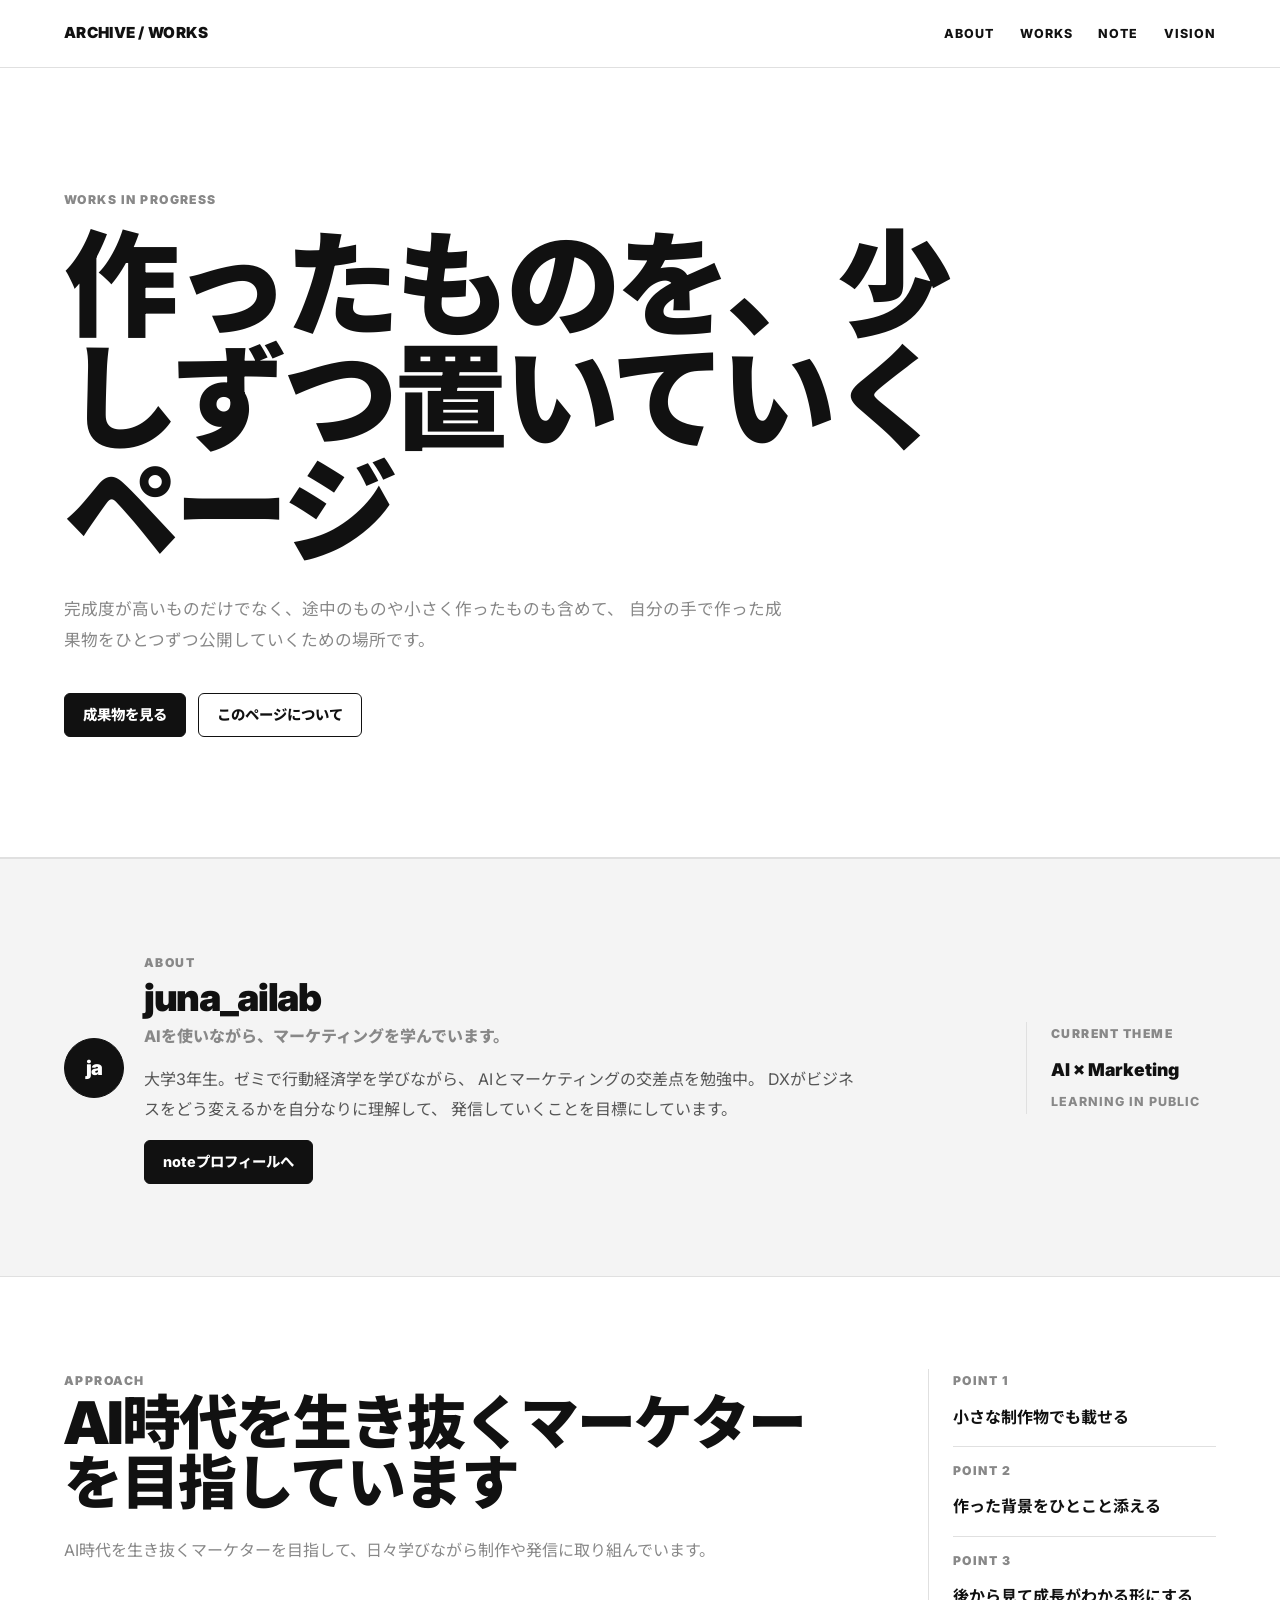
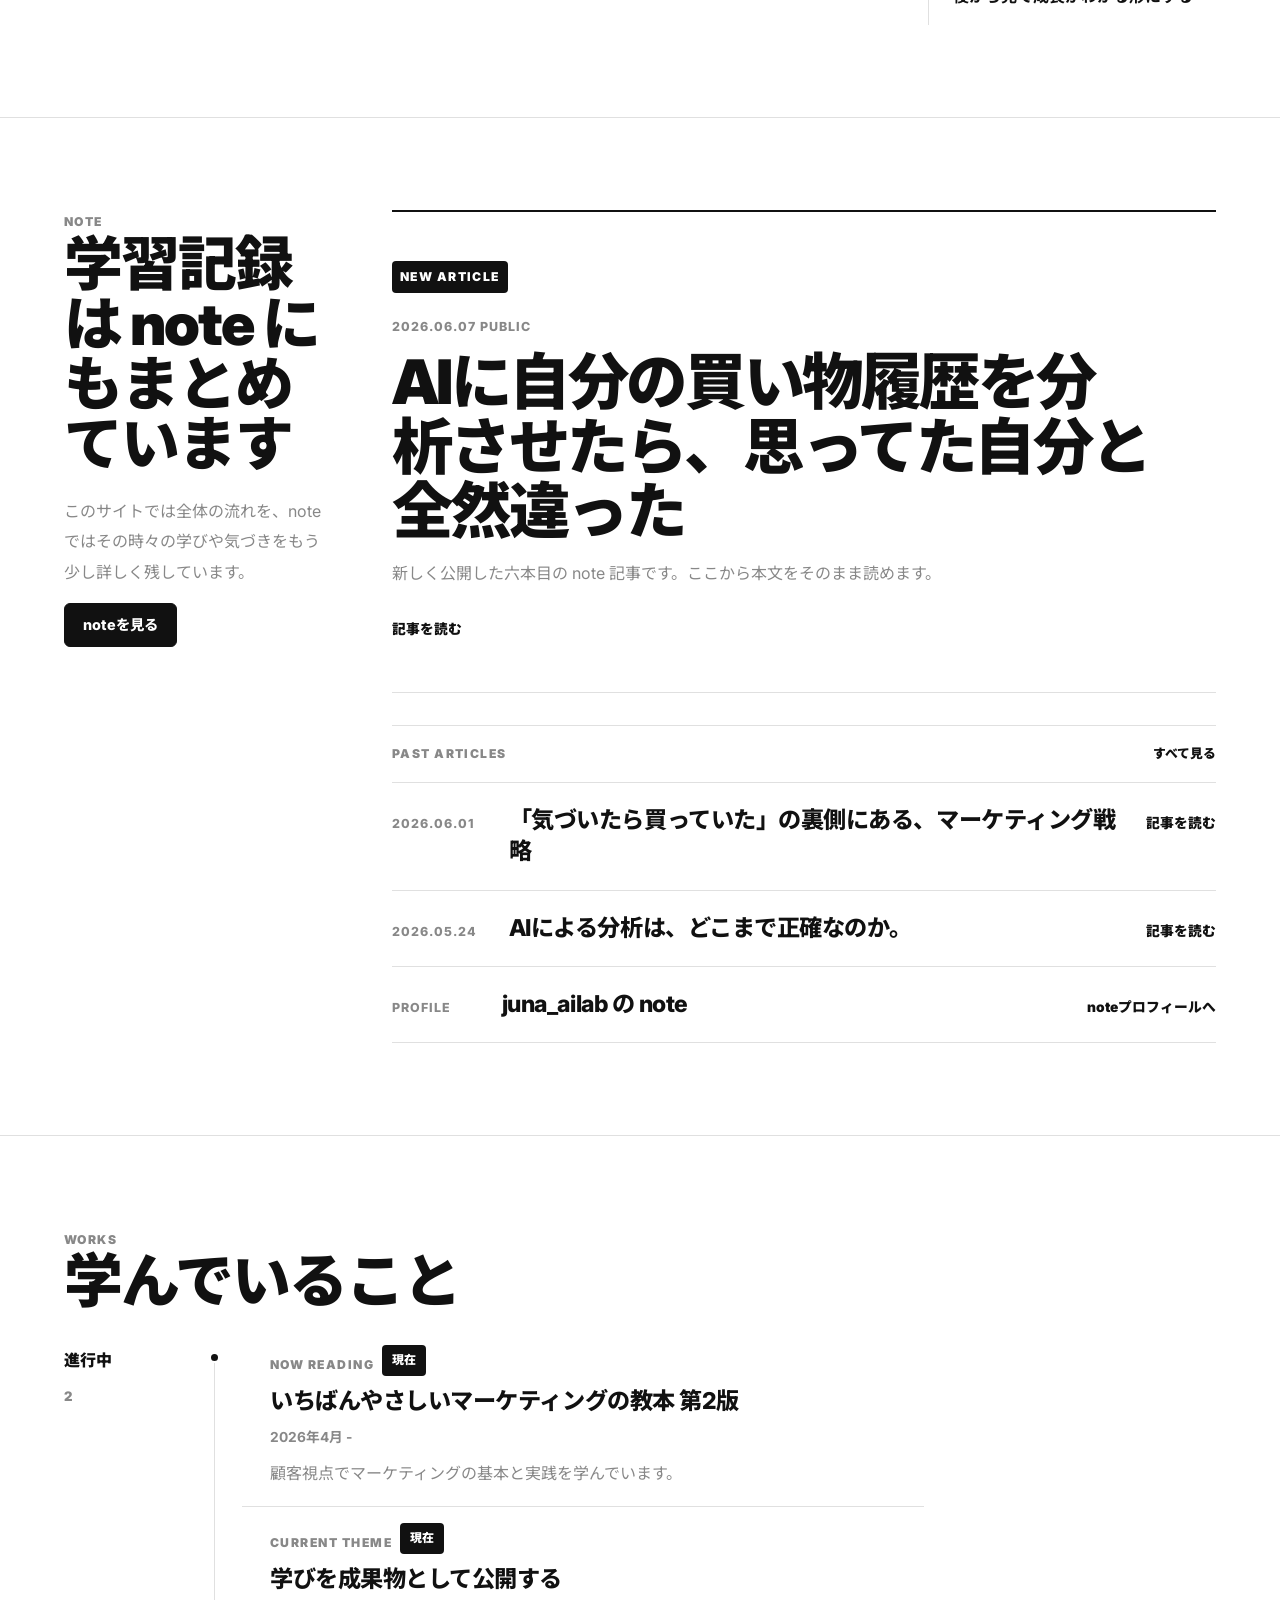
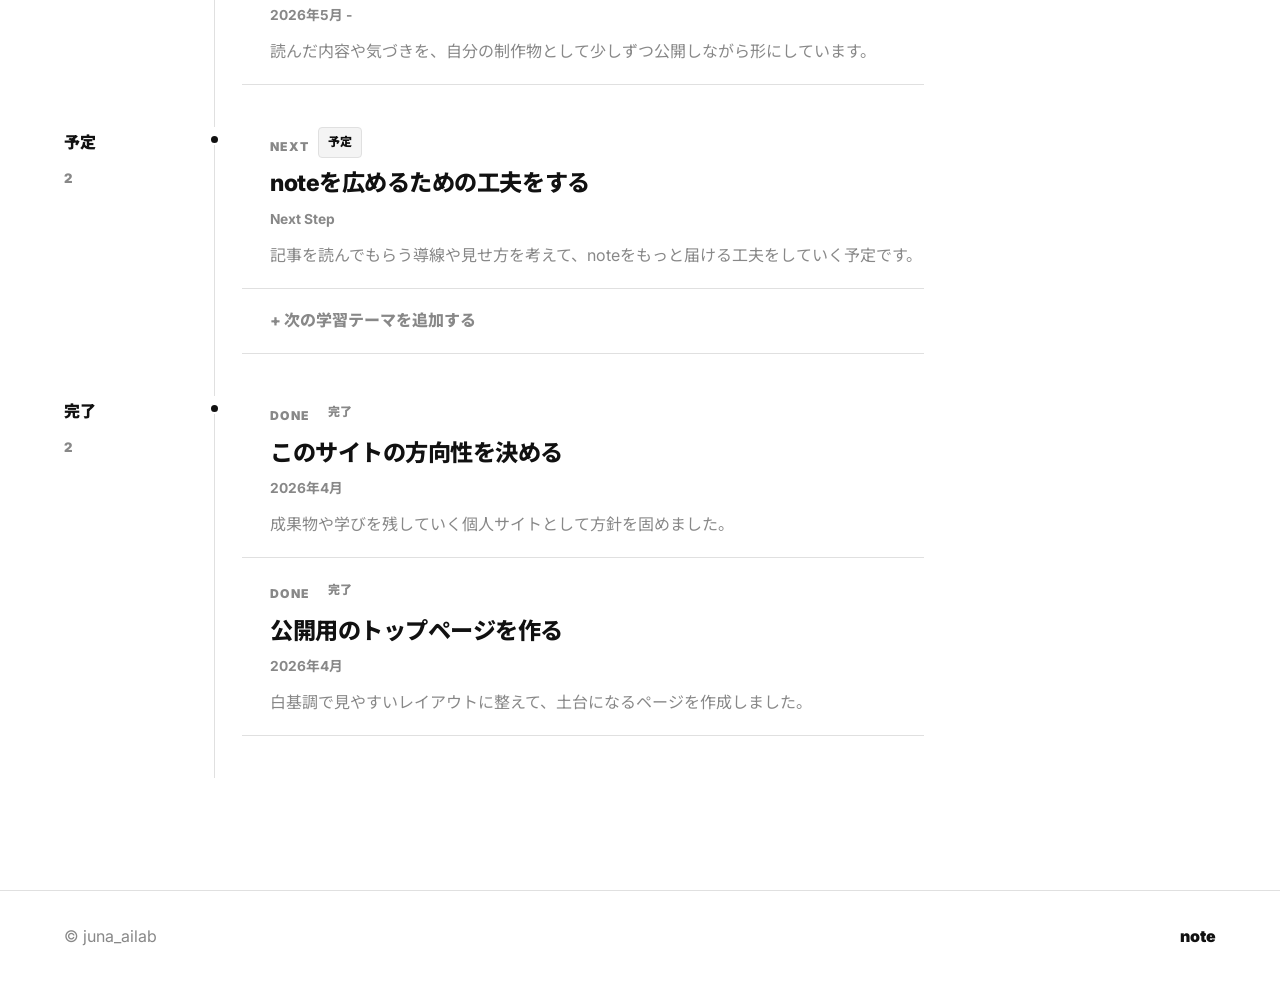
<file: index.html>
<!DOCTYPE html>
<html lang="ja">
  <head>
    <meta charset="UTF-8" />
    <meta name="viewport" content="width=device-width, initial-scale=1.0" />
    <title>成果物を置いていくページ</title>
    <link rel="preconnect" href="https://fonts.googleapis.com" />
    <link rel="preconnect" href="https://fonts.gstatic.com" crossorigin />
    <link
      href="https://fonts.googleapis.com/css2?family=Inter:wght@400;500;600;700;800;900&family=Noto+Sans+JP:wght@400;500;700;800&display=swap"
      rel="stylesheet"
    />
    <link rel="stylesheet" href="./style.css" />
  </head>
  <body>
    <div class="page-shell">
      <nav class="site-nav" aria-label="primary">
        <div class="site-mark">Archive / Works</div>
        <div class="site-links">
          <a href="#about">About</a>
          <a href="#works">Works</a>
          <a href="#note">Note</a>
          <a href="#profile">Vision</a>
        </div>
      </nav>

      <header class="hero">
        <div class="hero-copy">
          <p class="eyebrow">WORKS IN PROGRESS</p>
          <h1>作ったものを、少しずつ置いていくページ</h1>
          <p class="hero-text">
            完成度が高いものだけでなく、途中のものや小さく作ったものも含めて、
            自分の手で作った成果物をひとつずつ公開していくための場所です。
          </p>
          <div class="hero-actions">
            <a class="button button-primary" href="#note">成果物を見る</a>
            <a class="button button-secondary" href="#about">このページについて</a>
          </div>
        </div>

      </header>

      <main>
        <section class="about-profile" id="about">
          <div class="about-avatar" aria-hidden="true">
            <span>ja</span>
          </div>
          <div class="about-profile-copy">
            <p class="section-label">ABOUT</p>
            <h2>juna_ailab</h2>
            <p class="about-catch">AIを使いながら、マーケティングを学んでいます。</p>
            <p>
              大学3年生。ゼミで行動経済学を学びながら、
              AIとマーケティングの交差点を勉強中。
              DXがビジネスをどう変えるかを自分なりに理解して、
              発信していくことを目標にしています。
            </p>
            <div class="about-actions">
              <a class="button button-primary" href="https://note.com/juna_ailab" target="_blank" rel="noreferrer">
                noteプロフィールへ
              </a>
            </div>
          </div>
          <aside class="about-theme" aria-label="current theme">
            <p class="panel-label">CURRENT THEME</p>
            <strong>AI × Marketing</strong>
            <span>Learning in public</span>
          </aside>
        </section>

        <section class="profile" id="profile">
          <div class="profile-copy">
            <p class="section-label">APPROACH</p>
            <h2>AI時代を生き抜くマーケターを目指しています</h2>
            <p>
              AI時代を生き抜くマーケターを目指して、日々学びながら制作や発信に取り組んでいます。
            </p>
          </div>
          <div class="profile-panel">
            <p>Point 1</p>
            <strong>小さな制作物でも載せる</strong>
            <p>Point 2</p>
            <strong>作った背景をひとこと添える</strong>
            <p>Point 3</p>
            <strong>後から見て成長がわかる形にする</strong>
          </div>
        </section>

        <section class="note-section" id="note">
          <div class="note-copy">
            <p class="section-label">NOTE</p>
            <h2>学習記録は note にもまとめています</h2>
            <p>
              このサイトでは全体の流れを、noteではその時々の学びや気づきをもう少し詳しく残しています。
            </p>
            <a class="button button-primary" href="https://note.com/juna_ailab" target="_blank" rel="noreferrer">
              noteを見る
            </a>
          </div>
          <div class="note-grid">
            <a class="note-card note-card-featured" href="https://note.com/juna_ailab/n/n1b60d5cb2098" target="_blank" rel="noreferrer">
              <p class="note-label">NEW ARTICLE</p>
              <div class="note-featured-layout">
                <div class="note-thumbnail">
                  <img src="./note-article-thumb-6.png" alt="六本目のnote記事サムネイル" />
                </div>
                <div class="note-featured-copy">
                  <p class="note-date">2026.06.07 Public</p>
                  <h3>AIに自分の買い物履歴を分析させたら、思ってた自分と全然違った</h3>
                  <p>新しく公開した六本目の note 記事です。ここから本文をそのまま読めます。</p>
                  <span class="note-link">記事を読む</span>
                </div>
              </div>
            </a>
            <div class="past-articles">
              <div class="past-articles-header">
                <p class="note-label">PAST ARTICLES</p>
                <a class="past-articles-link" href="https://note.com/juna_ailab" target="_blank" rel="noreferrer">
                  すべて見る
                </a>
              </div>
              <a
                class="headline-item"
                href="https://note.com/juna_ailab/n/n4e524d72c560"
                target="_blank"
                rel="noreferrer"
              >
                <p class="headline-date">2026.06.01</p>
                <div class="headline-body">
                  <h3>「気づいたら買っていた」の裏側にある、マーケティング戦略</h3>
                  <span class="headline-link">記事を読む</span>
                </div>
              </a>
              <a
                class="headline-item"
                href="https://note.com/juna_ailab/n/n5fbb3670ff17"
                target="_blank"
                rel="noreferrer"
              >
                <p class="headline-date">2026.05.24</p>
                <div class="headline-body">
                  <h3>AIによる分析は、どこまで正確なのか。</h3>
                  <span class="headline-link">記事を読む</span>
                </div>
              </a>
              <a class="headline-item" href="https://note.com/juna_ailab" target="_blank" rel="noreferrer">
                <p class="headline-date">PROFILE</p>
                <div class="headline-body">
                  <h3>juna_ailab の note</h3>
                  <span class="headline-link">noteプロフィールへ</span>
                </div>
              </a>
            </div>
          </div>
        </section>

        <section class="contact" id="works">
          <p class="section-label">WORKS</p>
          <h2>学んでいること</h2>

          <div class="works-grid">
            <section class="work-column is-active" aria-label="進行中">
              <div class="work-column-header">
                <span class="work-dot"></span>
                <span class="work-column-title">進行中</span>
                <span class="work-count">2</span>
              </div>
              <div class="work-list">
                <article class="work-card">
                  <div class="work-meta">
                    <p class="work-tag">Now Reading</p>
                    <span class="work-pill">現在</span>
                  </div>
                  <h3>いちばんやさしいマーケティングの教本 第2版</h3>
                  <div class="work-date">2026年4月 -</div>
                  <p>顧客視点でマーケティングの基本と実践を学んでいます。</p>
                </article>
                <article class="work-card">
                  <div class="work-meta">
                    <p class="work-tag">Current Theme</p>
                    <span class="work-pill">現在</span>
                  </div>
                  <h3>学びを成果物として公開する</h3>
                  <div class="work-date">2026年5月 -</div>
                  <p>読んだ内容や気づきを、自分の制作物として少しずつ公開しながら形にしています。</p>
                </article>
              </div>
            </section>

            <section class="work-column is-plan" aria-label="予定">
              <div class="work-column-header">
                <span class="work-dot"></span>
                <span class="work-column-title">予定</span>
                <span class="work-count">2</span>
              </div>
              <div class="work-list">
                <article class="work-card">
                  <div class="work-meta">
                    <p class="work-tag">Next</p>
                    <span class="work-pill">予定</span>
                  </div>
                  <h3>noteを広めるための工夫をする</h3>
                  <div class="work-date">Next Step</div>
                  <p>記事を読んでもらう導線や見せ方を考えて、noteをもっと届ける工夫をしていく予定です。</p>
                </article>
                <article class="work-add">+ 次の学習テーマを追加する</article>
              </div>
            </section>
          </div>

          <div class="works-grid-bottom">
            <section class="work-column is-done" aria-label="完了">
              <div class="work-column-header">
                <span class="work-dot"></span>
                <span class="work-column-title">完了</span>
                <span class="work-count">2</span>
              </div>
              <div class="work-list work-list-complete">
                <article class="work-card">
                  <div class="work-meta">
                    <p class="work-tag">Done</p>
                    <span class="work-pill">完了</span>
                  </div>
                  <h3>このサイトの方向性を決める</h3>
                  <div class="work-date">2026年4月</div>
                  <p>成果物や学びを残していく個人サイトとして方針を固めました。</p>
                </article>
                <article class="work-card">
                  <div class="work-meta">
                    <p class="work-tag">Done</p>
                    <span class="work-pill">完了</span>
                  </div>
                  <h3>公開用のトップページを作る</h3>
                  <div class="work-date">2026年4月</div>
                  <p>白基調で見やすいレイアウトに整えて、土台になるページを作成しました。</p>
                </article>
              </div>
            </section>
          </div>
        </section>
      </main>

      <footer class="site-footer">
        <p>© juna_ailab</p>
        <a href="https://note.com/juna_ailab" target="_blank" rel="noreferrer">note</a>
      </footer>
    </div>
  </body>
</html>
</file>
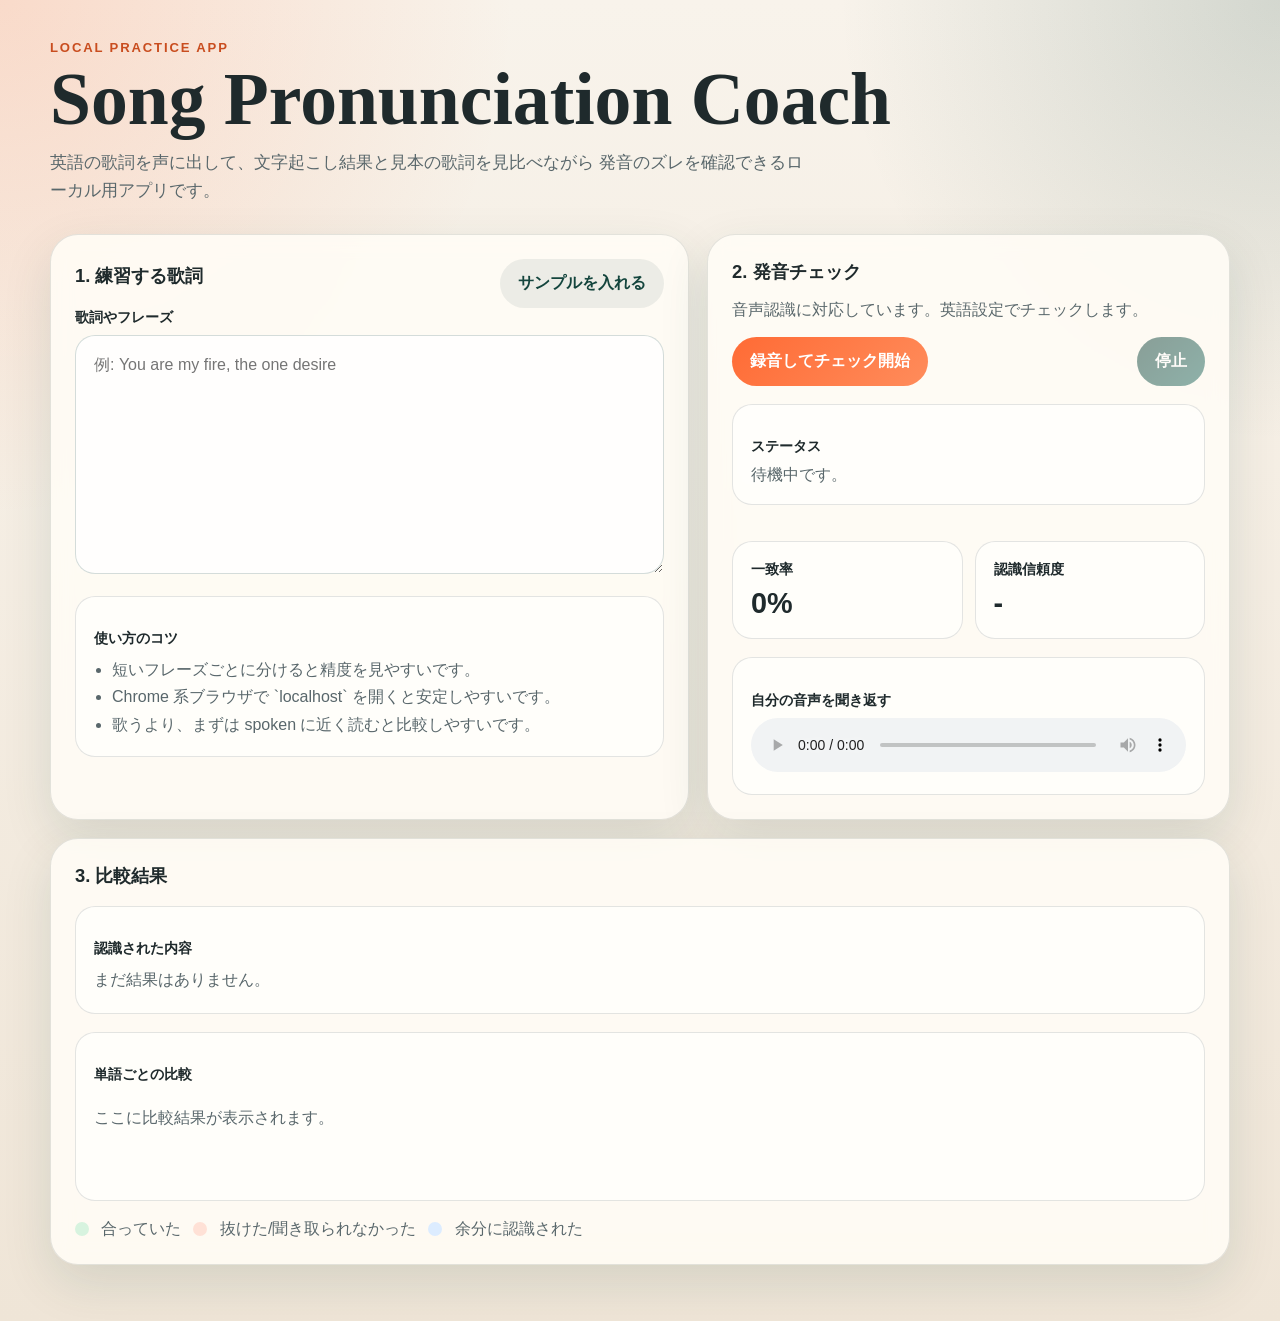
<file: 英語アプリ/index.html>
<!DOCTYPE html>
<html lang="ja">
  <head>
    <meta charset="UTF-8" />
    <meta name="viewport" content="width=device-width, initial-scale=1.0" />
    <title>Song Pronunciation Coach</title>
    <link rel="stylesheet" href="./styles.css" />
  </head>
  <body>
    <div class="page-shell">
      <header class="hero">
        <p class="eyebrow">Local Practice App</p>
        <h1>Song Pronunciation Coach</h1>
        <p class="hero-copy">
          英語の歌詞を声に出して、文字起こし結果と見本の歌詞を見比べながら
          発音のズレを確認できるローカル用アプリです。
        </p>
      </header>

      <main class="app-grid">
        <section class="panel panel-lyrics">
          <div class="panel-head">
            <h2>1. 練習する歌詞</h2>
            <button id="fill-sample" class="ghost-button" type="button">
              サンプルを入れる
            </button>
          </div>
          <label class="field-label" for="lyrics-input">歌詞やフレーズ</label>
          <textarea
            id="lyrics-input"
            rows="8"
            placeholder="例: You are my fire, the one desire"
          ></textarea>

          <div class="tips-card">
            <p class="tips-title">使い方のコツ</p>
            <ul>
              <li>短いフレーズごとに分けると精度を見やすいです。</li>
              <li>Chrome 系ブラウザで `localhost` を開くと安定しやすいです。</li>
              <li>歌うより、まずは spoken に近く読むと比較しやすいです。</li>
            </ul>
          </div>
        </section>

        <section class="panel panel-controls">
          <h2>2. 発音チェック</h2>
          <p id="support-note" class="support-note"></p>

          <div class="button-row">
            <button id="start-button" class="primary-button" type="button">
              録音してチェック開始
            </button>
            <button id="stop-button" class="secondary-button" type="button" disabled>
              停止
            </button>
          </div>

          <div class="status-card">
            <p class="status-label">ステータス</p>
            <p id="status-text" class="status-text">待機中です。</p>
          </div>

          <div class="score-grid">
            <div class="score-card">
              <span class="score-label">一致率</span>
              <strong id="match-score">0%</strong>
            </div>
            <div class="score-card">
              <span class="score-label">認識信頼度</span>
              <strong id="confidence-score">-</strong>
            </div>
          </div>

          <div class="playback-card">
            <p class="playback-title">自分の音声を聞き返す</p>
            <audio id="playback" controls></audio>
          </div>
        </section>

        <section class="panel panel-results">
          <h2>3. 比較結果</h2>

          <div class="result-block">
            <p class="result-title">認識された内容</p>
            <p id="recognized-text" class="result-text muted">
              まだ結果はありません。
            </p>
          </div>

          <div class="result-block">
            <p class="result-title">単語ごとの比較</p>
            <div id="diff-output" class="diff-output"></div>
          </div>

          <div class="legend">
            <span><i class="legend-chip hit"></i> 合っていた</span>
            <span><i class="legend-chip miss"></i> 抜けた/聞き取られなかった</span>
            <span><i class="legend-chip extra"></i> 余分に認識された</span>
          </div>
        </section>
      </main>
    </div>

    <script src="./app.js"></script>
  </body>
</html>
</file>
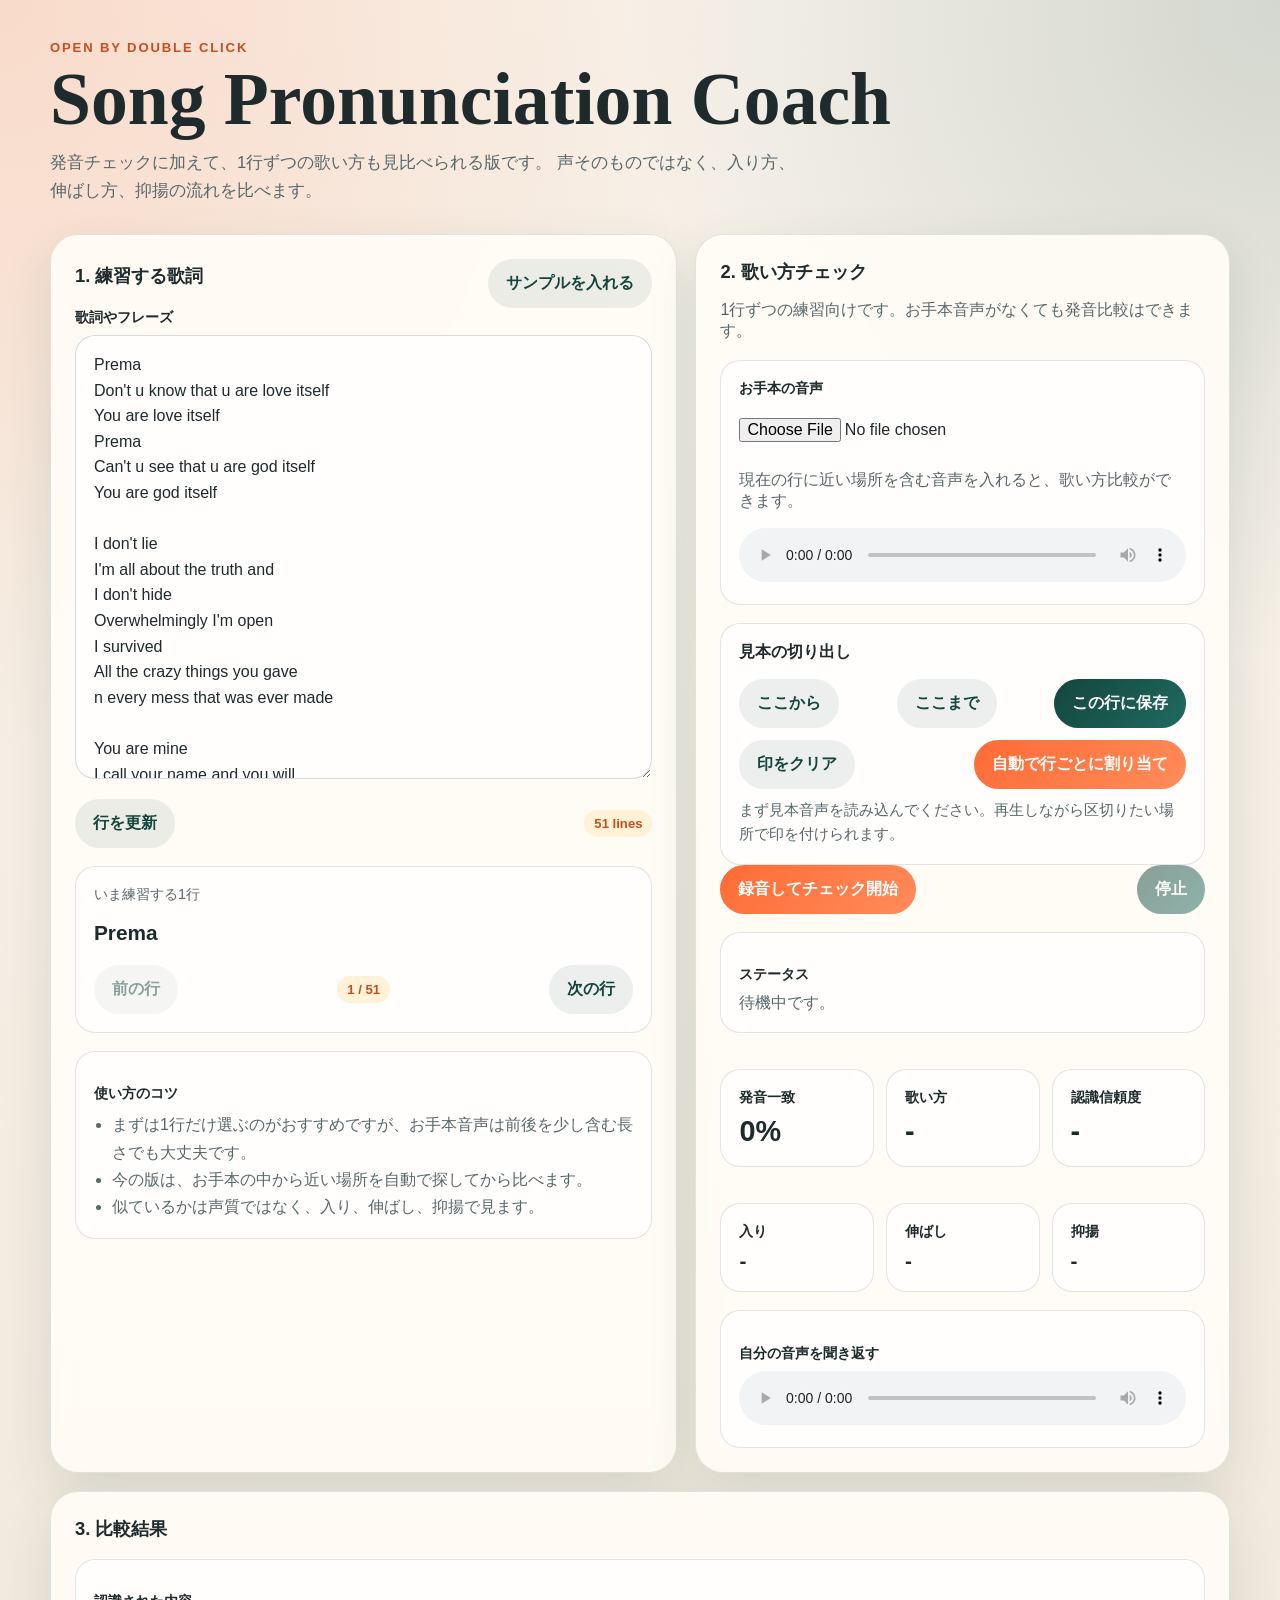
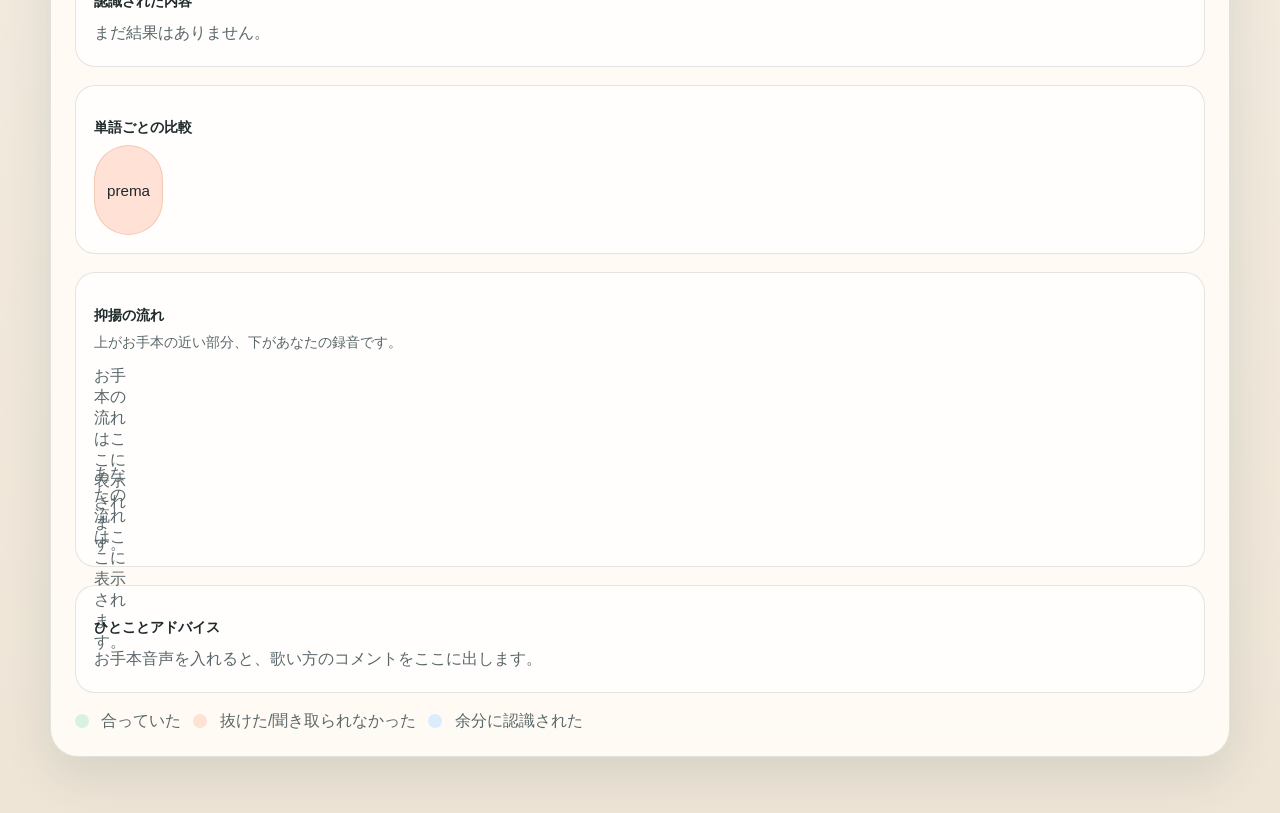
<file: 英語アプリ/pronunciation_check.html>
<!DOCTYPE html>
<html lang="ja">
  <head>
    <meta charset="UTF-8" />
    <meta name="viewport" content="width=device-width, initial-scale=1.0" />
    <title>Song Pronunciation Coach</title>
    <style>
      :root {
        --bg: #f4efe6;
        --paper: rgba(255, 252, 246, 0.94);
        --ink: #1f2a2c;
        --muted: #59676b;
        --accent: #ff6b35;
        --accent-deep: #c94d1f;
        --secondary: #14453d;
        --line: rgba(31, 42, 44, 0.12);
        --hit: #d7f3df;
        --miss: #ffe1d6;
        --extra: #dcecff;
        --info: #fff2d7;
        --shadow: 0 18px 50px rgba(20, 69, 61, 0.12);
      }

      * {
        box-sizing: border-box;
      }

      body {
        margin: 0;
        min-height: 100vh;
        color: var(--ink);
        font-family: "Avenir Next", "Trebuchet MS", sans-serif;
        background:
          radial-gradient(circle at top left, rgba(255, 107, 53, 0.18), transparent 28%),
          radial-gradient(circle at top right, rgba(20, 69, 61, 0.16), transparent 24%),
          linear-gradient(180deg, #f8f3eb 0%, #efe5d7 100%);
      }

      .page-shell {
        width: min(1180px, calc(100% - 32px));
        margin: 0 auto;
        padding: 40px 0 56px;
      }

      .hero {
        margin-bottom: 28px;
      }

      .eyebrow {
        margin: 0 0 10px;
        color: var(--accent-deep);
        font-size: 0.82rem;
        font-weight: 700;
        letter-spacing: 0.14em;
        text-transform: uppercase;
      }

      .hero h1 {
        margin: 0;
        font-family: Georgia, "Times New Roman", serif;
        font-size: clamp(2.5rem, 7vw, 4.6rem);
        line-height: 0.95;
      }

      .hero-copy {
        max-width: 760px;
        margin: 14px 0 0;
        color: var(--muted);
        font-size: 1.05rem;
        line-height: 1.7;
      }

      .app-grid {
        display: grid;
        grid-template-columns: 1.08fr 0.92fr;
        gap: 18px;
      }

      .panel {
        padding: 24px;
        border: 1px solid var(--line);
        border-radius: 28px;
        background: var(--paper);
        box-shadow: var(--shadow);
        backdrop-filter: blur(10px);
      }

      .panel-results {
        grid-column: 1 / -1;
      }

      .panel-head,
      .button-row,
      .score-grid,
      .legend,
      .nav-row,
      .mini-grid {
        display: flex;
        gap: 12px;
      }

      .panel-head,
      .button-row,
      .nav-row {
        align-items: center;
        justify-content: space-between;
      }

      .score-grid,
      .mini-grid {
        margin-top: 18px;
      }

      .score-grid,
      .mini-grid {
        flex-wrap: wrap;
      }

      h2,
      h3 {
        margin: 0 0 16px;
      }

      h2 {
        font-size: 1.15rem;
      }

      h3 {
        font-size: 1rem;
      }

      .field-label,
      .result-title,
      .tips-title,
      .playback-title,
      .status-label,
      .score-label,
      .mini-label {
        display: block;
        margin-bottom: 8px;
        font-size: 0.9rem;
        font-weight: 700;
      }

      textarea,
      input[type="file"] {
        width: 100%;
        font: inherit;
      }

      textarea {
        padding: 16px 18px;
        border: 1px solid rgba(20, 69, 61, 0.18);
        border-radius: 20px;
        font-size: 1rem;
        line-height: 1.6;
        color: var(--ink);
        background: rgba(255, 255, 255, 0.82);
        resize: vertical;
      }

      input[type="file"] {
        padding: 12px 0;
      }

      textarea:focus,
      button:focus,
      input:focus {
        outline: 3px solid rgba(255, 107, 53, 0.22);
        outline-offset: 2px;
      }

      button {
        border: 0;
        border-radius: 999px;
        font: inherit;
        font-weight: 700;
        cursor: pointer;
        transition: transform 180ms ease, opacity 180ms ease, background 180ms ease;
      }

      button:hover:not(:disabled) {
        transform: translateY(-1px);
      }

      button:disabled {
        cursor: not-allowed;
        opacity: 0.5;
      }

      .primary-button,
      .secondary-button,
      .ghost-button {
        padding: 14px 18px;
      }

      .primary-button {
        color: white;
        background: linear-gradient(135deg, var(--accent) 0%, #ff8c5b 100%);
      }

      .secondary-button {
        color: white;
        background: linear-gradient(135deg, var(--secondary) 0%, #1f6b61 100%);
      }

      .ghost-button {
        color: var(--secondary);
        background: rgba(20, 69, 61, 0.08);
      }

      .tips-card,
      .status-card,
      .playback-card,
      .score-card,
      .result-block,
      .line-card,
      .file-card,
      .advice-card,
      .mini-card,
      .clip-card {
        margin-top: 18px;
        padding: 18px;
        border: 1px solid var(--line);
        border-radius: 20px;
        background: rgba(255, 255, 255, 0.7);
      }

      .tips-card ul {
        margin: 0;
        padding-left: 18px;
        color: var(--muted);
        line-height: 1.7;
      }

      .support-note,
      .status-text,
      .muted,
      .file-note,
      .line-sub {
        color: var(--muted);
      }

      .status-text {
        margin: 0;
        font-size: 1.02rem;
      }

      .score-card,
      .mini-card {
        flex: 1;
        min-width: 140px;
      }

      .score-card strong {
        font-size: 1.8rem;
      }

      .mini-card strong {
        font-size: 1.3rem;
      }

      .result-text,
      .line-text,
      .advice-text {
        margin: 0;
        line-height: 1.8;
      }

      .clip-meta {
        margin: 10px 0 0;
        color: var(--muted);
        font-size: 0.92rem;
        line-height: 1.6;
      }

      .line-text {
        font-size: 1.3rem;
        font-weight: 700;
      }

      .line-sub {
        margin: 0 0 10px;
        font-size: 0.9rem;
      }

      .diff-output {
        min-height: 90px;
        display: flex;
        flex-wrap: wrap;
        gap: 8px;
      }

      .word-chip {
        display: inline-flex;
        align-items: center;
        padding: 10px 12px;
        border-radius: 999px;
        font-size: 0.95rem;
        border: 1px solid transparent;
      }

      .word-chip.hit {
        background: var(--hit);
        border-color: rgba(57, 142, 86, 0.18);
      }

      .word-chip.miss {
        background: var(--miss);
        border-color: rgba(201, 77, 31, 0.18);
      }

      .word-chip.extra {
        background: var(--extra);
        border-color: rgba(47, 105, 189, 0.18);
      }

      .legend {
        margin-top: 18px;
        justify-content: flex-start;
        flex-wrap: wrap;
        color: var(--muted);
      }

      .legend-chip {
        display: inline-block;
        width: 14px;
        height: 14px;
        margin-right: 8px;
        border-radius: 999px;
        vertical-align: -2px;
      }

      .legend-chip.hit {
        background: var(--hit);
      }

      .legend-chip.miss {
        background: var(--miss);
      }

      .legend-chip.extra {
        background: var(--extra);
      }

      .line-badge {
        display: inline-flex;
        align-items: center;
        padding: 6px 10px;
        border-radius: 999px;
        background: var(--info);
        color: var(--accent-deep);
        font-size: 0.82rem;
        font-weight: 700;
      }

      .wave-strip {
        display: grid;
        grid-template-columns: repeat(24, 1fr);
        gap: 4px;
        align-items: end;
        height: 84px;
        margin-top: 14px;
      }

      .wave-bar {
        border-radius: 999px 999px 6px 6px;
        background: linear-gradient(180deg, rgba(255, 107, 53, 0.95), rgba(20, 69, 61, 0.8));
        min-height: 8px;
      }

      .wave-bar.reference {
        background: linear-gradient(180deg, rgba(20, 69, 61, 0.92), rgba(31, 42, 44, 0.7));
      }

      .empty-state {
        margin: 0;
        color: var(--muted);
      }

      audio {
        width: 100%;
      }

      @media (max-width: 860px) {
        .app-grid {
          grid-template-columns: 1fr;
        }

        .panel-head,
        .button-row,
        .score-grid,
        .nav-row,
        .mini-grid {
          flex-direction: column;
          align-items: stretch;
        }

        .page-shell {
          width: min(100% - 20px, 1180px);
          padding-top: 24px;
        }

        .panel {
          padding: 20px;
          border-radius: 22px;
        }
      }
    </style>
  </head>
  <body>
    <div class="page-shell">
      <header class="hero">
        <p class="eyebrow">Open By Double Click</p>
        <h1>Song Pronunciation Coach</h1>
        <p class="hero-copy">
          発音チェックに加えて、1行ずつの歌い方も見比べられる版です。
          声そのものではなく、入り方、伸ばし方、抑揚の流れを比べます。
        </p>
      </header>

      <main class="app-grid">
        <section class="panel">
          <div class="panel-head">
            <h2>1. 練習する歌詞</h2>
            <button id="fill-sample" class="ghost-button" type="button">
              サンプルを入れる
            </button>
          </div>

          <label class="field-label" for="lyrics-input">歌詞やフレーズ</label>
          <textarea
            id="lyrics-input"
            rows="16"
            placeholder="例: You are my fire, the one desire"
          >Prema
Don't u know that u are love itself
You are love itself
Prema
Can't u see that u are god itself
You are god itself

I don't lie
I'm all about the truth and
I don't hide
Overwhelmingly I'm open
I survived
All the crazy things you gave
n every mess that was ever made

You are mine
I call your name and you will
Be on time
Living in this small world and its
Future's bright
Brighter than my ceiling lights
n sweeter than my mother's cream pie

Follow my tender heart and I'll win
No matter what pain I am in
With all your blessings I'll arise
Open up my third eye

Prema
Don't u know that u are love itself
You are love itself
Prema
Can't u see that u are god itself
You are god itself

Finalized
We got each other always
Fantasized
Surely knew we could do it
I decide
Every day I meditate
And make every action a prayer

Filling my heart with your affection
Being your best friend is my devotion
Calling your name is my surrender
Babe, I got your number

Filling my heart with your affection
Being your best friend is my devotion
Calling your name is my surrender
Babe, I got your number

Prema
Don't u know that I am love itself
I am love itself
Prema
Can't u see that I am god itself
I am god itself</textarea>

          <div class="nav-row" style="margin-top: 16px;">
            <button id="sync-lines" class="ghost-button" type="button">
              行を更新
            </button>
            <span id="line-count" class="line-badge">0 lines</span>
          </div>

          <div class="line-card">
            <p class="line-sub">いま練習する1行</p>
            <p id="current-line" class="line-text">まだ行がありません。</p>
            <div class="nav-row" style="margin-top: 14px;">
              <button id="prev-line" class="ghost-button" type="button">前の行</button>
              <span id="line-position" class="line-badge">0 / 0</span>
              <button id="next-line" class="ghost-button" type="button">次の行</button>
            </div>
          </div>

          <div class="tips-card">
            <p class="tips-title">使い方のコツ</p>
            <ul>
              <li>まずは1行だけ選ぶのがおすすめですが、お手本音声は前後を少し含む長さでも大丈夫です。</li>
              <li>今の版は、お手本の中から近い場所を自動で探してから比べます。</li>
              <li>似ているかは声質ではなく、入り、伸ばし、抑揚で見ます。</li>
            </ul>
          </div>
        </section>

        <section class="panel">
          <h2>2. 歌い方チェック</h2>
          <p id="support-note" class="support-note"></p>

          <div class="file-card">
            <label class="field-label" for="reference-file">お手本の音声</label>
            <input id="reference-file" type="file" accept="audio/*" />
            <p id="reference-note" class="file-note">
              現在の行に近い場所を含む音声を入れると、歌い方比較ができます。
            </p>
            <audio id="reference-audio" controls></audio>
          </div>

          <div class="clip-card">
            <h3>見本の切り出し</h3>
            <div class="nav-row">
              <button id="mark-start" class="ghost-button" type="button">ここから</button>
              <button id="mark-end" class="ghost-button" type="button">ここまで</button>
              <button id="save-clip" class="secondary-button" type="button">この行に保存</button>
            </div>
            <div class="nav-row" style="margin-top: 12px;">
              <button id="clear-marks" class="ghost-button" type="button">印をクリア</button>
              <button id="auto-split" class="primary-button" type="button">自動で行ごとに割り当て</button>
            </div>
            <p id="clip-meta" class="clip-meta">
              まず見本音声を読み込んでください。再生しながら区切りたい場所で印を付けられます。
            </p>
          </div>

          <div class="button-row">
            <button id="start-button" class="primary-button" type="button">
              録音してチェック開始
            </button>
            <button id="stop-button" class="secondary-button" type="button" disabled>
              停止
            </button>
          </div>

          <div class="status-card">
            <p class="status-label">ステータス</p>
            <p id="status-text" class="status-text">待機中です。</p>
          </div>

          <div class="score-grid">
            <div class="score-card">
              <span class="score-label">発音一致</span>
              <strong id="match-score">0%</strong>
            </div>
            <div class="score-card">
              <span class="score-label">歌い方</span>
              <strong id="style-score">-</strong>
            </div>
            <div class="score-card">
              <span class="score-label">認識信頼度</span>
              <strong id="confidence-score">-</strong>
            </div>
          </div>

          <div class="mini-grid">
            <div class="mini-card">
              <span class="mini-label">入り</span>
              <strong id="entry-score">-</strong>
            </div>
            <div class="mini-card">
              <span class="mini-label">伸ばし</span>
              <strong id="length-score">-</strong>
            </div>
            <div class="mini-card">
              <span class="mini-label">抑揚</span>
              <strong id="flow-score">-</strong>
            </div>
          </div>

          <div class="playback-card">
            <p class="playback-title">自分の音声を聞き返す</p>
            <audio id="playback" controls></audio>
          </div>
        </section>

        <section class="panel panel-results">
          <h2>3. 比較結果</h2>

          <div class="result-block">
            <p class="result-title">認識された内容</p>
            <p id="recognized-text" class="result-text muted">
              まだ結果はありません。
            </p>
          </div>

          <div class="result-block">
            <p class="result-title">単語ごとの比較</p>
            <div id="diff-output" class="diff-output"></div>
          </div>

          <div class="result-block">
            <p class="result-title">抑揚の流れ</p>
            <p class="line-sub">上がお手本の近い部分、下があなたの録音です。</p>
            <div id="reference-wave" class="wave-strip"></div>
            <div id="user-wave" class="wave-strip"></div>
          </div>

          <div class="advice-card">
            <p class="result-title">ひとことアドバイス</p>
            <p id="advice-text" class="advice-text muted">
              お手本音声を入れると、歌い方のコメントをここに出します。
            </p>
          </div>

          <div class="legend">
            <span><i class="legend-chip hit"></i> 合っていた</span>
            <span><i class="legend-chip miss"></i> 抜けた/聞き取られなかった</span>
            <span><i class="legend-chip extra"></i> 余分に認識された</span>
          </div>
        </section>
      </main>
    </div>

    <script>
      const SpeechRecognition =
        window.SpeechRecognition || window.webkitSpeechRecognition;

      const lyricsInput = document.getElementById("lyrics-input");
      const fillSampleButton = document.getElementById("fill-sample");
      const syncLinesButton = document.getElementById("sync-lines");
      const lineCount = document.getElementById("line-count");
      const currentLine = document.getElementById("current-line");
      const linePosition = document.getElementById("line-position");
      const prevLineButton = document.getElementById("prev-line");
      const nextLineButton = document.getElementById("next-line");
      const referenceFile = document.getElementById("reference-file");
      const referenceNote = document.getElementById("reference-note");
      const referenceAudio = document.getElementById("reference-audio");
      const markStartButton = document.getElementById("mark-start");
      const markEndButton = document.getElementById("mark-end");
      const saveClipButton = document.getElementById("save-clip");
      const clearMarksButton = document.getElementById("clear-marks");
      const autoSplitButton = document.getElementById("auto-split");
      const clipMeta = document.getElementById("clip-meta");
      const startButton = document.getElementById("start-button");
      const stopButton = document.getElementById("stop-button");
      const statusText = document.getElementById("status-text");
      const supportNote = document.getElementById("support-note");
      const recognizedText = document.getElementById("recognized-text");
      const diffOutput = document.getElementById("diff-output");
      const matchScore = document.getElementById("match-score");
      const styleScore = document.getElementById("style-score");
      const confidenceScore = document.getElementById("confidence-score");
      const entryScore = document.getElementById("entry-score");
      const lengthScore = document.getElementById("length-score");
      const flowScore = document.getElementById("flow-score");
      const adviceText = document.getElementById("advice-text");
      const playback = document.getElementById("playback");
      const referenceWave = document.getElementById("reference-wave");
      const userWave = document.getElementById("user-wave");

      let recognition;
      let mediaRecorder;
      let audioChunks = [];
      let lastTranscript = "";
      let lastConfidence = null;
      let practiceLines = [];
      let currentLineIndex = 0;
      let audioContext;
      let userAnalysis = null;
      let masterReference = null;
      let clipStartTime = null;
      let clipEndTime = null;
      let pendingSeekTime = 0;
      let segmentPlaybackEnd = null;
      const referenceByLine = new Map();

      const sampleLyrics = lyricsInput.value;

      fillSampleButton.addEventListener("click", () => {
        lyricsInput.value = sampleLyrics;
        syncPracticeLines();
        lyricsInput.focus();
      });

      const setStatus = (message) => {
        statusText.textContent = message;
      };

      const normalize = (text) =>
        text
          .toLowerCase()
          .replace(/[\u2019']/g, "")
          .replace(/[^a-z0-9\s]/g, " ")
          .replace(/\s+/g, " ")
          .trim();

      const tokenize = (text) => normalize(text).split(" ").filter(Boolean);

      const extractPracticeLines = (text) =>
        text
          .split("\n")
          .map((line) => line.trim())
          .filter(Boolean);

      const formatTime = (seconds) => {
        if (!Number.isFinite(seconds)) {
          return "--:--.--";
        }
        const mins = Math.floor(seconds / 60);
        const secs = Math.floor(seconds % 60);
        const hund = Math.floor((seconds - Math.floor(seconds)) * 100);
        return (
          String(mins).padStart(2, "0") +
          ":" +
          String(secs).padStart(2, "0") +
          "." +
          String(hund).padStart(2, "0")
        );
      };

      const getCurrentPracticeLine = () =>
        practiceLines[currentLineIndex] || "";

      const buildDiff = (expected, actual) => {
        const dp = Array.from({ length: expected.length + 1 }, () =>
          Array(actual.length + 1).fill(0)
        );

        for (let i = 1; i <= expected.length; i += 1) {
          for (let j = 1; j <= actual.length; j += 1) {
            if (expected[i - 1] === actual[j - 1]) {
              dp[i][j] = dp[i - 1][j - 1] + 1;
            } else {
              dp[i][j] = Math.max(dp[i - 1][j], dp[i][j - 1]);
            }
          }
        }

        const tokens = [];
        let i = expected.length;
        let j = actual.length;

        while (i > 0 && j > 0) {
          if (expected[i - 1] === actual[j - 1]) {
            tokens.unshift({ type: "hit", value: expected[i - 1] });
            i -= 1;
            j -= 1;
          } else if (dp[i - 1][j] >= dp[i][j - 1]) {
            tokens.unshift({ type: "miss", value: expected[i - 1] });
            i -= 1;
          } else {
            tokens.unshift({ type: "extra", value: actual[j - 1] });
            j -= 1;
          }
        }

        while (i > 0) {
          tokens.unshift({ type: "miss", value: expected[i - 1] });
          i -= 1;
        }

        while (j > 0) {
          tokens.unshift({ type: "extra", value: actual[j - 1] });
          j -= 1;
        }

        return tokens;
      };

      const renderDiff = (expectedText, actualText) => {
        const expectedTokens = tokenize(expectedText);
        const actualTokens = tokenize(actualText);

        diffOutput.innerHTML = "";

        if (!expectedTokens.length && !actualTokens.length) {
          diffOutput.innerHTML = '<p class="empty-state">ここに比較結果が表示されます。</p>';
          matchScore.textContent = "0%";
          return;
        }

        const diff = buildDiff(expectedTokens, actualTokens);
        const hitCount = diff.filter((token) => token.type === "hit").length;
        const total = expectedTokens.length || 1;
        const score = Math.round((hitCount / total) * 100);

        matchScore.textContent = score + "%";

        diff.forEach((token) => {
          const chip = document.createElement("span");
          chip.className = "word-chip " + token.type;
          chip.textContent = token.value;
          diffOutput.appendChild(chip);
        });
      };

      const resetStyleScores = () => {
        styleScore.textContent = "-";
        entryScore.textContent = "-";
        lengthScore.textContent = "-";
        flowScore.textContent = "-";
      };

      const renderWave = (container, samples, kind) => {
        container.innerHTML = "";

        if (!samples || !samples.length) {
          const empty = document.createElement("p");
          empty.className = "empty-state";
          empty.textContent = kind === "reference"
            ? "お手本の流れはここに表示されます。"
            : "あなたの流れはここに表示されます。";
          container.appendChild(empty);
          return;
        }

        samples.forEach((value) => {
          const bar = document.createElement("div");
          bar.className = "wave-bar" + (kind === "reference" ? " reference" : "");
          bar.style.height = Math.max(8, Math.round(value * 76)) + "px";
          container.appendChild(bar);
        });
      };

      const average = (values) =>
        values.reduce((sum, value) => sum + value, 0) / (values.length || 1);

      const resample = (values, targetLength) => {
        if (!values.length) {
          return Array(targetLength).fill(0);
        }

        if (values.length === targetLength) {
          return values.slice();
        }

        const result = [];
        for (let i = 0; i < targetLength; i += 1) {
          const position = (i * (values.length - 1)) / Math.max(targetLength - 1, 1);
          const left = Math.floor(position);
          const right = Math.min(values.length - 1, Math.ceil(position));
          const weight = position - left;
          const interpolated =
            values[left] * (1 - weight) + values[right] * weight;
          result.push(interpolated);
        }
        return result;
      };

      const sliceIntoWindows = (values, windowLength, step) => {
        const windows = [];
        const safeWindowLength = Math.max(4, Math.min(windowLength, values.length));
        const safeStep = Math.max(1, step);

        if (values.length <= safeWindowLength) {
          windows.push({
            start: 0,
            values: values.slice()
          });
          return windows;
        }

        for (let start = 0; start + safeWindowLength <= values.length; start += safeStep) {
          windows.push({
            start,
            values: values.slice(start, start + safeWindowLength)
          });
        }

        const lastStart = values.length - safeWindowLength;
        if (!windows.length || windows[windows.length - 1].start !== lastStart) {
          windows.push({
            start: lastStart,
            values: values.slice(lastStart, lastStart + safeWindowLength)
          });
        }

        return windows;
      };

      const scoreByGap = (gap, fullGap) =>
        Math.max(0, Math.min(100, Math.round(100 - (gap / fullGap) * 100)));

      const correlationScore = (a, b) => {
        const left = resample(a, 24);
        const right = resample(b, 24);
        const meanA = average(left);
        const meanB = average(right);
        let numerator = 0;
        let denomA = 0;
        let denomB = 0;

        for (let i = 0; i < left.length; i += 1) {
          const da = left[i] - meanA;
          const db = right[i] - meanB;
          numerator += da * db;
          denomA += da * da;
          denomB += db * db;
        }

        if (!denomA || !denomB) {
          return 0;
        }

        const correlation = numerator / Math.sqrt(denomA * denomB);
        return Math.max(0, Math.round(((correlation + 1) / 2) * 100));
      };

      const findBestAlignedSegment = (referenceAnalysis, userAnalysis) => {
        const referenceEnvelope = referenceAnalysis.envelope;
        const userEnvelope = userAnalysis.envelope;

        if (!referenceEnvelope.length || !userEnvelope.length) {
          return {
            score: 0,
            segment: referenceAnalysis,
            offsetRatio: 0
          };
        }

        const targetLength = Math.min(
          referenceEnvelope.length,
          Math.max(8, Math.round(userEnvelope.length * 1.15))
        );
        const step = Math.max(1, Math.round(targetLength / 6));
        const windows = sliceIntoWindows(referenceEnvelope, targetLength, step);

        let best = {
          score: -1,
          start: 0,
          values: referenceEnvelope.slice(0, targetLength)
        };

        windows.forEach((window) => {
          const score = correlationScore(window.values, userEnvelope);
          if (score > best.score) {
            best = {
              score,
              start: window.start,
              values: window.values
            };
          }
        });

        const voicedCount = best.values.filter((value) => value > 0.12).length;
        const maxValue = Math.max(...best.values, 0.0001);
        const normalized = best.values.map((value) => value / maxValue);
        const onsetIndex = normalized.findIndex((value) => value > 0.22);
        const actualOnsetIndex = onsetIndex === -1 ? 0 : onsetIndex;
        const segmentDuration =
          referenceAnalysis.duration *
          (best.values.length / Math.max(referenceEnvelope.length, 1));

        return {
          score: best.score,
          offsetRatio: best.start / Math.max(referenceEnvelope.length - 1, 1),
          segment: {
            duration: segmentDuration,
            onsetRatio: actualOnsetIndex / Math.max(normalized.length - 1, 1),
            voicedRatio: voicedCount / Math.max(normalized.length, 1),
            envelope: normalized,
            bars: resample(normalized, 24)
          }
        };
      };

      const getAudioContext = () => {
        if (!audioContext) {
          const Context = window.AudioContext || window.webkitAudioContext;
          audioContext = new Context();
        }
        return audioContext;
      };

      const mixToMono = (audioBuffer) => {
        const channelData = [];
        for (let channel = 0; channel < audioBuffer.numberOfChannels; channel += 1) {
          channelData.push(audioBuffer.getChannelData(channel));
        }

        const mono = new Float32Array(audioBuffer.length);
        for (let i = 0; i < audioBuffer.length; i += 1) {
          let sum = 0;
          for (let channel = 0; channel < channelData.length; channel += 1) {
            sum += channelData[channel][i];
          }
          mono[i] = sum / channelData.length;
        }
        return mono;
      };

      const analyseAudioBuffer = (audioBuffer) => {
        const mono = mixToMono(audioBuffer);
        const windowSize = 2048;
        const envelope = [];

        for (let start = 0; start < mono.length; start += windowSize) {
          const end = Math.min(start + windowSize, mono.length);
          let sumSquares = 0;

          for (let i = start; i < end; i += 1) {
            sumSquares += mono[i] * mono[i];
          }

          envelope.push(Math.sqrt(sumSquares / Math.max(end - start, 1)));
        }

        const maxValue = Math.max(...envelope, 0.0001);
        const normalized = envelope.map((value) => value / maxValue);
        const onsetIndex = normalized.findIndex((value) => value > 0.22);
        const actualOnsetIndex = onsetIndex === -1 ? 0 : onsetIndex;
        const voicedCount = normalized.filter((value) => value > 0.12).length;

        return {
          duration: audioBuffer.duration,
          onsetRatio: actualOnsetIndex / Math.max(normalized.length - 1, 1),
          voicedRatio: voicedCount / Math.max(normalized.length, 1),
          envelope: normalized,
          bars: resample(normalized, 24)
        };
      };

      const analyseAudioBlob = async (blob) => {
        const context = getAudioContext();
        if (context.state === "suspended") {
          await context.resume();
        }
        const arrayBuffer = await blob.arrayBuffer();
        const audioBuffer = await context.decodeAudioData(arrayBuffer.slice(0));
        return analyseAudioBuffer(audioBuffer);
      };

      const sliceAudioBuffer = (audioBuffer, startTime, endTime) => {
        const safeStart = Math.max(0, Math.min(startTime, audioBuffer.duration));
        const safeEnd = Math.max(safeStart, Math.min(endTime, audioBuffer.duration));
        const sampleRate = audioBuffer.sampleRate;
        const startSample = Math.floor(safeStart * sampleRate);
        const endSample = Math.max(startSample + 1, Math.floor(safeEnd * sampleRate));
        const frameCount = endSample - startSample;
        const clipped = new AudioBuffer({
          length: frameCount,
          numberOfChannels: audioBuffer.numberOfChannels,
          sampleRate
        });

        for (let channel = 0; channel < audioBuffer.numberOfChannels; channel += 1) {
          const source = audioBuffer.getChannelData(channel).slice(startSample, endSample);
          clipped.copyToChannel(source, channel, 0);
        }

        return clipped;
      };

      const analyseAudioRange = (audioBuffer, startTime, endTime) =>
        analyseAudioBuffer(sliceAudioBuffer(audioBuffer, startTime, endTime));

      const detectSegmentsFromMaster = (analysis) => {
        const values = analysis.envelope;
        if (!values.length || !masterReference) {
          return [];
        }

        const threshold = 0.1;
        const minBars = 4;
        const segments = [];
        let start = null;

        for (let i = 0; i < values.length; i += 1) {
          const active = values[i] > threshold;
          if (active && start === null) {
            start = i;
          }

          const nextInactive = !active || i === values.length - 1;
          if (start !== null && nextInactive) {
            const endIndex = active && i === values.length - 1 ? i + 1 : i;
            if (endIndex - start >= minBars) {
              segments.push({ startIndex: start, endIndex });
            }
            start = null;
          }
        }

        return segments.map((segment) => {
          const startTime =
            (segment.startIndex / Math.max(values.length, 1)) * masterReference.buffer.duration;
          const endTime =
            (segment.endIndex / Math.max(values.length, 1)) * masterReference.buffer.duration;
          const paddedStart = Math.max(0, startTime - 0.12);
          const paddedEnd = Math.min(masterReference.buffer.duration, endTime + 0.12);
          return {
            startTime: paddedStart,
            endTime: Math.max(paddedStart + 0.15, paddedEnd)
          };
        });
      };

      const renderClipMeta = () => {
        if (!masterReference) {
          clipMeta.textContent =
            "まず見本音声を読み込んでください。再生しながら区切りたい場所で印を付けられます。";
          return;
        }

        const parts = ["見本: " + masterReference.name];
        parts.push("現在位置 " + formatTime(referenceAudio.currentTime || 0));
        parts.push("開始 " + (clipStartTime === null ? "-" : formatTime(clipStartTime)));
        parts.push("終了 " + (clipEndTime === null ? "-" : formatTime(clipEndTime)));
        clipMeta.textContent = parts.join(" / ");
      };

      const setReferencePlayback = (reference) => {
        if (!reference) {
          segmentPlaybackEnd = null;
          referenceAudio.removeAttribute("src");
          return;
        }

        pendingSeekTime = reference.startTime || 0;
        segmentPlaybackEnd =
          Number.isFinite(reference.endTime) && reference.endTime > pendingSeekTime
            ? reference.endTime
            : null;

        if (referenceAudio.src !== reference.url) {
          referenceAudio.src = reference.url;
        } else if (referenceAudio.readyState >= 1) {
          try {
            referenceAudio.currentTime = Math.min(
              pendingSeekTime,
              Math.max(referenceAudio.duration - 0.01, 0)
            );
          } catch (error) {
            // Ignore seek timing issues during source reuse.
          }
        }
      };

      const assignReferenceToLine = (lineIndex, payload) => {
        const existing = referenceByLine.get(lineIndex);
        if (existing && existing.ownedUrl && existing.url) {
          URL.revokeObjectURL(existing.url);
        }

        referenceByLine.set(lineIndex, payload);
      };

      const setAdvice = (message, muted) => {
        adviceText.textContent = message;
        adviceText.classList.toggle("muted", Boolean(muted));
      };

      const compareStyle = () => {
        const reference = referenceByLine.get(currentLineIndex);
        const alignedReference = reference && userAnalysis
          ? findBestAlignedSegment(reference.analysis, userAnalysis)
          : null;

        renderWave(
          referenceWave,
          alignedReference ? alignedReference.segment.bars : reference ? reference.analysis.bars : [],
          "reference"
        );
        renderWave(userWave, userAnalysis ? userAnalysis.bars : [], "user");

        if (!reference || !userAnalysis) {
          resetStyleScores();
          if (!reference) {
            setAdvice("お手本音声を入れると、歌い方のコメントをここに出します。", true);
          } else {
            setAdvice("お手本は入りました。次はこの1行を録音すると、近い場所を探して比較します。", true);
          }
          return;
        }

        const referenceSegment = alignedReference.segment;

        const entry = scoreByGap(
          Math.abs(referenceSegment.onsetRatio - userAnalysis.onsetRatio),
          0.35
        );

        const durationRatioGap =
          Math.abs(referenceSegment.duration - userAnalysis.duration) /
          Math.max(referenceSegment.duration, userAnalysis.duration, 0.001);
        const sustainGap = Math.abs(referenceSegment.voicedRatio - userAnalysis.voicedRatio);
        const lengthNormalized = Math.max(0, Math.min(100, 100 - Math.round(durationRatioGap * 100) - Math.round(sustainGap * 40)));
        const flow = correlationScore(referenceSegment.envelope, userAnalysis.envelope);
        const overall = Math.round(entry * 0.3 + lengthNormalized * 0.35 + flow * 0.35);

        styleScore.textContent = overall + "%";
        entryScore.textContent = entry + "%";
        lengthScore.textContent = lengthNormalized + "%";
        flowScore.textContent = flow + "%";

        const advice = [];

        if (entry < 65) {
          if (userAnalysis.onsetRatio < referenceSegment.onsetRatio) {
            advice.push("入りが少し早めです。お手本よりほんの少し待ってから入ると近づきます。");
          } else {
            advice.push("入りが少し遅めです。頭の一音をもう少し早く置くと近づきます。");
          }
        }

        if (lengthNormalized < 65) {
          if (userAnalysis.duration < referenceSegment.duration) {
            advice.push("全体に短めです。語尾を少しだけ長く残す意識が合いそうです。");
          } else {
            advice.push("全体に長めです。切る場所を少し早めるとまとまりやすいです。");
          }
        }

        if (flow < 65) {
          advice.push("抑揚の山が違っています。強く出す単語を1つ決めて、そこだけ前に出すと近づきます。");
        }

        if (!advice.length) {
          advice.push("かなり近いです。次は子音の立ち上がりを少しはっきりさせると、さらに締まって聞こえます。");
        }

        if (alignedReference.offsetRatio > 0.08 || alignedReference.score < 90) {
          advice.unshift("お手本の中から近い場所を自動で合わせて比較しました。");
        }

        setAdvice(advice.join(" "), false);
      };

      const updateResults = () => {
        recognizedText.textContent = lastTranscript || "まだ結果はありません。";
        recognizedText.classList.toggle("muted", !lastTranscript);
        renderDiff(getCurrentPracticeLine(), lastTranscript);
        confidenceScore.textContent =
          typeof lastConfidence === "number"
            ? Math.round(lastConfidence * 100) + "%"
            : "-";
        compareStyle();
      };

      const renderCurrentLineState = () => {
        const line = getCurrentPracticeLine();
        currentLine.textContent = line || "まだ行がありません。";
        lineCount.textContent = practiceLines.length + " lines";
        linePosition.textContent = practiceLines.length
          ? currentLineIndex + 1 + " / " + practiceLines.length
          : "0 / 0";
        prevLineButton.disabled = currentLineIndex <= 0;
        nextLineButton.disabled =
          !practiceLines.length || currentLineIndex >= practiceLines.length - 1;

        const reference = referenceByLine.get(currentLineIndex);
        referenceNote.textContent = reference
          ? "この行には「" + reference.name + "」が入っています。"
          : masterReference
            ? "見本全体は読み込み済みです。必要ならこの行の区間を保存するか、自動割り当てを使えます。"
            : "現在の行に近い場所を含む音声を入れると、歌い方比較ができます。";
        setReferencePlayback(reference || masterReference);

        lastTranscript = "";
        lastConfidence = null;
        userAnalysis = null;
        playback.removeAttribute("src");
        resetStyleScores();
        renderWave(referenceWave, reference ? reference.analysis.bars : [], "reference");
        renderWave(userWave, [], "user");
        setAdvice("お手本音声を入れると、歌い方のコメントをここに出します。", true);
        renderClipMeta();
        updateResults();
      };

      const syncPracticeLines = () => {
        practiceLines = extractPracticeLines(lyricsInput.value);
        currentLineIndex = Math.min(currentLineIndex, Math.max(practiceLines.length - 1, 0));
        renderCurrentLineState();
      };

      const stopRecording = () => {
        if (recognition) {
          recognition.stop();
        }

        if (mediaRecorder && mediaRecorder.state !== "inactive") {
          mediaRecorder.stop();
        }

        startButton.disabled = false;
        stopButton.disabled = true;
      };

      const startAudioCapture = async () => {
        const stream = await navigator.mediaDevices.getUserMedia({ audio: true });
        audioChunks = [];
        mediaRecorder = new MediaRecorder(stream);

        mediaRecorder.addEventListener("dataavailable", (event) => {
          if (event.data.size > 0) {
            audioChunks.push(event.data);
          }
        });

        mediaRecorder.addEventListener("stop", async () => {
          const audioBlob = new Blob(audioChunks, { type: mediaRecorder.mimeType || "audio/webm" });
          playback.src = URL.createObjectURL(audioBlob);
          stream.getTracks().forEach((track) => track.stop());

          try {
            userAnalysis = await analyseAudioBlob(audioBlob);
            compareStyle();
          } catch (error) {
            setStatus("録音はできましたが、歌い方の解析に失敗しました。");
          }
        });

        mediaRecorder.start();
      };

      const canStartPractice = () => {
        if (!practiceLines.length) {
          setStatus("先に歌詞を入れて、行を更新してください。");
          lyricsInput.focus();
          return false;
        }

        if (!SpeechRecognition) {
          setStatus("このブラウザは音声認識に対応していません。Chrome か Safari を試してください。");
          return false;
        }

        if (!navigator.mediaDevices || !navigator.mediaDevices.getUserMedia || !window.MediaRecorder) {
          setStatus("このブラウザは録音機能に対応していません。");
          return false;
        }

        return true;
      };

      const configureRecognition = () => {
        recognition = new SpeechRecognition();
        recognition.lang = "en-US";
        recognition.interimResults = true;
        recognition.continuous = true;
        recognition.maxAlternatives = 1;

        recognition.onstart = () => {
          setStatus("録音中です。今の1行を歌ってみてください。");
        };

        recognition.onresult = (event) => {
          let transcript = "";
          let confidence = null;

          for (let index = event.resultIndex; index < event.results.length; index += 1) {
            const result = event.results[index];
            transcript += result[0].transcript + " ";

            if (result.isFinal) {
              confidence = result[0].confidence;
            }
          }

          if (transcript.trim()) {
            lastTranscript = transcript.trim();
          }

          if (confidence !== null) {
            lastConfidence = confidence;
          }

          updateResults();
        };

        recognition.onerror = (event) => {
          const messages = {
            "no-speech": "声がうまく入らなかったようです。もう一度試してください。",
            "audio-capture": "マイクを使えませんでした。ブラウザの権限を確認してください。",
            "not-allowed": "マイク利用が許可されていません。ブラウザの設定を確認してください。"
          };

          setStatus(messages[event.error] || "音声認識エラー: " + event.error);
          stopRecording();
        };

        recognition.onend = () => {
          if (!stopButton.disabled) {
            setStatus("認識が終了しました。結果を確認してください。");
            stopRecording();
          }
        };
      };

      referenceAudio.addEventListener("loadedmetadata", () => {
        try {
          referenceAudio.currentTime = Math.min(
            pendingSeekTime || 0,
            Math.max(referenceAudio.duration - 0.01, 0)
          );
        } catch (error) {
          // Ignore seek timing issues on initial metadata load.
        }
        renderClipMeta();
      });

      referenceAudio.addEventListener("timeupdate", () => {
        if (
          segmentPlaybackEnd !== null &&
          referenceAudio.currentTime >= segmentPlaybackEnd
        ) {
          referenceAudio.pause();
        }
        renderClipMeta();
      });

      referenceFile.addEventListener("change", async (event) => {
        const file = event.target.files && event.target.files[0];
        if (!file) {
          return;
        }

        try {
          const analysis = await analyseAudioBlob(file);
          const context = getAudioContext();
          if (context.state === "suspended") {
            await context.resume();
          }
          const arrayBuffer = await file.arrayBuffer();
          const decodedBuffer = await context.decodeAudioData(arrayBuffer.slice(0));
          if (masterReference && masterReference.ownedUrl) {
            URL.revokeObjectURL(masterReference.url);
          }
          masterReference = {
            name: file.name,
            url: URL.createObjectURL(file),
            analysis,
            buffer: decodedBuffer,
            startTime: 0,
            endTime: decodedBuffer.duration,
            ownedUrl: true
          };
          clipStartTime = null;
          clipEndTime = null;

          setReferencePlayback(referenceByLine.get(currentLineIndex) || masterReference);
          referenceNote.textContent =
            "見本全体として「" + file.name + "」を読み込みました。必要ならここから今の行を切り出せます。";
          renderWave(referenceWave, analysis.bars, "reference");
          compareStyle();
          renderClipMeta();
          setStatus("見本音声を読み込みました。");
        } catch (error) {
          setStatus("お手本音声を読み込めませんでした。");
        }
      });

      markStartButton.addEventListener("click", () => {
        if (!masterReference) {
          setStatus("先に見本音声を読み込んでください。");
          return;
        }

        clipStartTime = referenceAudio.currentTime;
        if (clipEndTime !== null && clipEndTime < clipStartTime) {
          clipEndTime = null;
        }
        renderClipMeta();
        setStatus("開始位置を付けました。");
      });

      markEndButton.addEventListener("click", () => {
        if (!masterReference) {
          setStatus("先に見本音声を読み込んでください。");
          return;
        }

        clipEndTime = referenceAudio.currentTime;
        if (clipStartTime !== null && clipEndTime < clipStartTime) {
          const temp = clipStartTime;
          clipStartTime = clipEndTime;
          clipEndTime = temp;
        }
        renderClipMeta();
        setStatus("終了位置を付けました。");
      });

      clearMarksButton.addEventListener("click", () => {
        clipStartTime = null;
        clipEndTime = null;
        renderClipMeta();
        setStatus("印をクリアしました。");
      });

      saveClipButton.addEventListener("click", () => {
        if (!masterReference) {
          setStatus("先に見本音声を読み込んでください。");
          return;
        }

        const startTime =
          clipStartTime === null
            ? 0
            : Math.min(
                clipStartTime,
                clipEndTime === null ? masterReference.buffer.duration : clipEndTime
              );
        const endTime =
          clipEndTime === null
            ? masterReference.buffer.duration
            : Math.max(clipEndTime, startTime + 0.15);
        const analysis = analyseAudioRange(masterReference.buffer, startTime, endTime);

        assignReferenceToLine(currentLineIndex, {
          name:
            masterReference.name +
            " [" +
            formatTime(startTime) +
            "-" +
            formatTime(endTime) +
            "]",
          url: masterReference.url,
          startTime,
          endTime,
          analysis,
          ownedUrl: false
        });

        referenceNote.textContent =
          "この行に " + formatTime(startTime) + " から " + formatTime(endTime) + " を保存しました。";
        setReferencePlayback(referenceByLine.get(currentLineIndex));
        renderWave(referenceWave, analysis.bars, "reference");
        compareStyle();
        renderClipMeta();
        setStatus("今の行に見本区間を保存しました。");
      });

      autoSplitButton.addEventListener("click", () => {
        if (!masterReference) {
          setStatus("先に見本音声を読み込んでください。");
          return;
        }

        if (!practiceLines.length) {
          setStatus("先に歌詞を入れて、行を更新してください。");
          return;
        }

        const segments = detectSegmentsFromMaster(masterReference.analysis);
        if (!segments.length) {
          setStatus("自動分割できませんでした。手動で印を付けて保存してください。");
          return;
        }

        const count = Math.min(segments.length, practiceLines.length);
        for (let i = 0; i < count; i += 1) {
          const segment = segments[i];
          assignReferenceToLine(i, {
            name:
              masterReference.name +
              " [" +
              formatTime(segment.startTime) +
              "-" +
              formatTime(segment.endTime) +
              "]",
            url: masterReference.url,
            startTime: segment.startTime,
            endTime: segment.endTime,
            analysis: analyseAudioRange(
              masterReference.buffer,
              segment.startTime,
              segment.endTime
            ),
            ownedUrl: false
          });
        }

        renderCurrentLineState();
        setStatus(count + " 行ぶんに自動で見本を割り当てました。");
      });

      syncLinesButton.addEventListener("click", syncPracticeLines);

      prevLineButton.addEventListener("click", () => {
        if (currentLineIndex > 0) {
          currentLineIndex -= 1;
          renderCurrentLineState();
        }
      });

      nextLineButton.addEventListener("click", () => {
        if (currentLineIndex < practiceLines.length - 1) {
          currentLineIndex += 1;
          renderCurrentLineState();
        }
      });

      startButton.addEventListener("click", async () => {
        if (!canStartPractice()) {
          return;
        }

        lastTranscript = "";
        lastConfidence = null;
        userAnalysis = null;
        playback.removeAttribute("src");
        updateResults();

        startButton.disabled = true;
        stopButton.disabled = false;

        try {
          if (!recognition) {
            configureRecognition();
          }

          await startAudioCapture();
          recognition.start();
        } catch (error) {
          setStatus("開始できませんでした: " + error.message);
          stopRecording();
        }
      });

      stopButton.addEventListener("click", () => {
        setStatus("停止しました。結果を確認してください。");
        stopRecording();
      });

      supportNote.textContent = SpeechRecognition
        ? "1行ずつの練習向けです。お手本音声がなくても発音比較はできます。"
        : "このブラウザでは音声認識が使えません。Chrome か Safari を試してください。";

      syncPracticeLines();
    </script>
  </body>
</html>
</file>
<file: style.css>
:root {
  --bg: #ffffff;
  --section: #f4f4f4;
  --text: #111111;
  --muted: #888888;
  --line: #e0e0e0;
  --accent: #111111;
  --surface: #ffffff;
  --font-sans: "Inter", "Noto Sans JP", sans-serif;
}

* {
  box-sizing: border-box;
}

html {
  scroll-behavior: smooth;
}

body {
  margin: 0;
  min-height: 100vh;
  color: var(--text);
  background: var(--bg);
  font-family: var(--font-sans);
  font-size: 16px;
  line-height: 1.9;
}

.page-shell {
  width: 100%;
  margin: 0;
}

.site-nav {
  position: sticky;
  top: 0;
  z-index: 20;
  display: flex;
  align-items: center;
  justify-content: space-between;
  gap: 24px;
  min-height: 68px;
  padding: 0 clamp(20px, 5vw, 72px);
  border-bottom: 1px solid var(--line);
  background: rgba(255, 255, 255, 0.96);
  backdrop-filter: blur(12px);
}

.site-mark {
  font-size: 0.95rem;
  font-weight: 900;
  letter-spacing: 0.02em;
  text-transform: uppercase;
}

.site-links {
  display: flex;
  flex-wrap: wrap;
  justify-content: flex-end;
  gap: clamp(12px, 2vw, 28px);
}

.site-links a {
  color: var(--text);
  text-decoration: none;
  font-size: 0.78rem;
  font-weight: 800;
  letter-spacing: 0.08em;
  text-transform: uppercase;
  transition: color 160ms ease;
}

.site-links a:hover {
  color: var(--muted);
}

main {
  display: block;
}

.hero {
  padding: clamp(76px, 11vw, 120px) clamp(20px, 5vw, 72px);
  border-bottom: 1px solid var(--line);
  background: var(--bg);
}

.hero-copy {
  max-width: 980px;
}

.eyebrow,
.section-label,
.panel-label,
.note-label,
.work-tag {
  margin: 0;
  color: var(--muted);
  font-size: 0.76rem;
  font-weight: 900;
  letter-spacing: 0.12em;
  text-transform: uppercase;
}

.eyebrow {
  margin-bottom: 18px;
}

h1,
h2,
h3,
p {
  margin-top: 0;
}

h1 {
  max-width: 13ch;
  margin-bottom: 26px;
  font-size: clamp(3rem, 9vw, 7.8rem);
  font-weight: 900;
  letter-spacing: -0.04em;
  line-height: 0.98;
}

h2 {
  margin-bottom: 22px;
  font-size: clamp(2rem, 4.6vw, 4.4rem);
  font-weight: 900;
  letter-spacing: -0.035em;
  line-height: 1.02;
}

h3 {
  font-weight: 800;
  letter-spacing: -0.02em;
  line-height: 1.35;
}

p {
  line-height: 1.9;
}

.hero-text {
  max-width: 720px;
  margin-bottom: 0;
  color: var(--muted);
  font-size: 1.04rem;
}

.hero-actions {
  display: flex;
  flex-wrap: wrap;
  gap: 12px;
  margin-top: 36px;
}

.button {
  display: inline-flex;
  align-items: center;
  justify-content: center;
  min-height: 44px;
  padding: 0 18px;
  border: 1px solid var(--accent);
  border-radius: 6px;
  color: var(--accent);
  text-decoration: none;
  font-size: 0.9rem;
  font-weight: 800;
  line-height: 1;
  transition:
    background-color 160ms ease,
    color 160ms ease;
}

.button:hover {
  background: var(--accent);
  color: #ffffff;
}

.button-primary {
  background: var(--accent);
  color: #ffffff;
}

.button-primary:hover {
  background: #333333;
  border-color: #333333;
}

.button-secondary {
  background: transparent;
}

.about-profile,
.profile,
.note-section,
.contact {
  padding: clamp(56px, 8vw, 92px) clamp(20px, 5vw, 72px);
  border-top: 1px solid var(--line);
  background: var(--surface);
}

.about-profile {
  display: grid;
  grid-template-columns: 60px minmax(0, 1fr) auto;
  gap: 20px;
  align-items: center;
  background: var(--section);
}

.about-avatar {
  display: grid;
  place-items: center;
  width: 60px;
  aspect-ratio: 1;
  border: 1px solid var(--text);
  border-radius: 50%;
  background: var(--text);
  color: #ffffff;
}

.about-avatar::before,
.about-avatar::after {
  content: none;
}

.about-avatar span {
  font-size: 1.25rem;
  font-weight: 900;
  letter-spacing: -0.04em;
}

.about-profile-copy {
  display: grid;
  gap: 4px;
  max-width: 760px;
}

.about-profile-copy h2 {
  margin: 0;
  font-size: clamp(1.55rem, 3vw, 2.4rem);
}

.about-catch {
  margin: 0;
  color: var(--text);
  font-weight: 800;
}

.about-profile-copy p,
.profile-copy p,
.note-copy p,
.work-card p {
  color: var(--muted);
}

.about-profile-copy > p:last-of-type {
  margin: 8px 0 0;
  max-width: 720px;
  color: #555555;
}

.about-actions {
  margin-top: 12px;
}

.about-theme {
  min-width: 190px;
  padding: 0 0 0 24px;
  border-left: 1px solid var(--line);
}

.about-theme strong {
  display: block;
  margin-top: 8px;
  font-size: 1.1rem;
  font-weight: 900;
}

.about-theme span {
  display: block;
  margin-top: 4px;
  color: var(--muted);
  font-size: 0.78rem;
  font-weight: 800;
  letter-spacing: 0.08em;
  text-transform: uppercase;
}

.profile {
  display: grid;
  grid-template-columns: minmax(0, 1fr) minmax(280px, 0.36fr);
  gap: clamp(28px, 5vw, 64px);
}

.profile-copy,
.note-copy,
.contact > .section-label,
.contact > h2 {
  max-width: 760px;
}

.profile-panel {
  display: grid;
  gap: 12px;
  align-content: start;
  padding-left: 24px;
  border-left: 1px solid var(--line);
}

.profile-panel p {
  margin: 0;
  color: var(--muted);
  font-size: 0.76rem;
  font-weight: 900;
  letter-spacing: 0.12em;
  text-transform: uppercase;
}

.profile-panel strong {
  padding-bottom: 16px;
  border-bottom: 1px solid var(--line);
  font-size: 1rem;
  line-height: 1.6;
}

.profile-panel strong:last-child {
  border-bottom: 0;
}

.note-section {
  display: grid;
  grid-template-columns: minmax(260px, 0.32fr) minmax(0, 1fr);
  gap: clamp(32px, 5vw, 72px);
}

.note-copy {
  align-self: start;
  position: sticky;
  top: 92px;
}

.note-grid {
  display: grid;
  gap: 32px;
}

.note-card,
.headline-item {
  color: inherit;
  text-decoration: none;
}

.note-card-featured {
  display: block;
  padding: clamp(28px, 4vw, 48px) 0;
  border-top: 2px solid var(--text);
  border-bottom: 1px solid var(--line);
  background: var(--surface);
}

.note-card-featured .note-label {
  display: inline-flex;
  margin-bottom: 22px;
  padding: 4px 8px;
  border-radius: 4px;
  background: var(--accent);
  color: #ffffff;
}

.note-featured-layout {
  display: block;
}

.note-thumbnail {
  display: none;
}

.note-featured-copy {
  max-width: 820px;
}

.note-date,
.headline-date {
  margin: 0;
  color: var(--muted);
  font-size: 0.78rem;
  font-weight: 800;
  letter-spacing: 0.08em;
  text-transform: uppercase;
}

.note-card-featured h3 {
  max-width: 760px;
  margin: 12px 0 14px;
  font-size: clamp(2rem, 4.8vw, 4.6rem);
  font-weight: 900;
  letter-spacing: -0.04em;
  line-height: 1.05;
}

.note-featured-copy p:not(.note-date) {
  max-width: 640px;
  color: var(--muted);
}

.note-link,
.headline-link {
  display: inline-flex;
  margin-top: 12px;
  color: var(--text);
  font-size: 0.86rem;
  font-weight: 900;
}

.past-articles {
  display: grid;
  gap: 0;
  border-top: 1px solid var(--line);
}

.past-articles-header {
  display: flex;
  align-items: center;
  justify-content: space-between;
  gap: 16px;
  padding: 16px 0;
  border-bottom: 1px solid var(--line);
}

.past-articles-link {
  color: var(--text);
  text-decoration: none;
  font-size: 0.8rem;
  font-weight: 900;
}

.headline-item {
  display: grid;
  grid-template-columns: minmax(92px, 0.16fr) minmax(0, 1fr) auto;
  gap: 18px;
  align-items: baseline;
  padding: 22px 0;
  border-bottom: 1px solid var(--line);
}

.headline-body {
  display: contents;
}

.headline-body h3 {
  margin: 0;
  font-size: clamp(1.05rem, 2vw, 1.45rem);
}

.headline-link {
  margin: 0;
  white-space: nowrap;
}

.contact {
  padding-bottom: clamp(72px, 9vw, 112px);
}

.works-grid,
.works-grid-bottom {
  display: grid;
  gap: 0;
  max-width: 860px;
  margin-top: 34px;
}

.works-grid-bottom {
  margin-top: 0;
}

.work-column {
  position: relative;
  display: grid;
  grid-template-columns: 150px minmax(0, 1fr);
  gap: 28px;
  padding: 0 0 42px;
}

.work-column::before {
  content: "";
  position: absolute;
  left: 150px;
  top: 8px;
  bottom: 0;
  width: 1px;
  background: var(--line);
}

.work-column-header {
  display: grid;
  align-content: start;
  gap: 8px;
  font-weight: 900;
}

.work-dot {
  position: absolute;
  left: 145px;
  top: 7px;
  z-index: 1;
  width: 11px;
  height: 11px;
  border: 2px solid var(--surface);
  border-radius: 50%;
  background: var(--accent);
}

.work-column-title {
  font-size: 1rem;
  font-weight: 900;
}

.work-count {
  color: var(--muted);
  font-size: 0.82rem;
}

.work-list {
  display: grid;
  gap: 16px;
  min-width: 0;
}

.work-list.work-list-complete {
  grid-template-columns: 1fr;
}

.work-card,
.work-add {
  min-width: 0;
  padding: 0 0 18px 28px;
  border-bottom: 1px solid var(--line);
  background: var(--surface);
}

.work-meta {
  display: flex;
  flex-wrap: wrap;
  gap: 8px;
  margin-bottom: 10px;
}

.work-pill {
  display: inline-flex;
  align-items: center;
  min-height: 25px;
  padding: 0 9px;
  border: 1px solid transparent;
  border-radius: 4px;
  font-size: 0.75rem;
  font-weight: 900;
}

.is-active .work-pill {
  background: #111111;
  color: #ffffff;
}

.is-plan .work-pill {
  border-color: var(--line);
  background: #f4f4f4;
  color: #111111;
}

.is-done .work-pill {
  background: #ffffff;
  color: #888888;
}

.work-card h3 {
  margin: 0;
  font-size: clamp(1.12rem, 2vw, 1.45rem);
}

.work-date {
  margin-top: 6px;
  color: var(--muted);
  font-size: 0.86rem;
  font-weight: 700;
}

.work-card p {
  margin: 8px 0 0;
}

.work-add {
  color: var(--muted);
  font-weight: 800;
}

.site-footer {
  display: flex;
  align-items: center;
  justify-content: space-between;
  gap: 16px;
  padding: 30px clamp(20px, 5vw, 72px);
  border-top: 1px solid var(--line);
  color: var(--muted);
}

.site-footer p {
  margin: 0;
}

.site-footer a {
  color: var(--text);
  text-decoration: none;
  font-weight: 900;
}

@media (max-width: 920px) {
  .about-profile,
  .profile,
  .note-section {
    grid-template-columns: 1fr;
  }

  .about-profile {
    align-items: start;
  }

  .about-theme,
  .profile-panel {
    padding-left: 0;
    border-left: 0;
  }

  .note-copy {
    position: static;
  }
}

@media (max-width: 640px) {
  .site-nav {
    align-items: flex-start;
    min-height: auto;
    gap: 12px;
    padding: 14px 12px;
  }

  .site-mark {
    font-size: 0.86rem;
  }

  .site-links {
    max-width: 190px;
    gap: 8px 10px;
  }

  .site-links a {
    font-size: 0.66rem;
  }

  .hero {
    padding: 72px 16px 82px;
  }

  h1 {
    font-size: clamp(2.8rem, 15vw, 4.2rem);
  }

  .about-profile,
  .profile,
  .note-section,
  .contact {
    padding: 48px 16px;
  }

  .headline-item {
    grid-template-columns: 1fr;
    gap: 6px;
  }

  .headline-body {
    display: grid;
    gap: 6px;
  }

  .work-column {
    grid-template-columns: 1fr;
    gap: 14px;
    padding-left: 22px;
  }

  .work-column::before {
    left: 5px;
  }

  .work-dot {
    left: 0;
  }

  .work-card,
  .work-add {
    padding-left: 0;
  }
}
</file>
<file: 英語アプリ/styles.css>
:root {
  --bg: #f4efe6;
  --paper: rgba(255, 252, 246, 0.9);
  --ink: #1f2a2c;
  --muted: #59676b;
  --accent: #ff6b35;
  --accent-deep: #c94d1f;
  --secondary: #14453d;
  --line: rgba(31, 42, 44, 0.12);
  --hit: #d7f3df;
  --miss: #ffe1d6;
  --extra: #dcecff;
  --shadow: 0 18px 50px rgba(20, 69, 61, 0.12);
}

* {
  box-sizing: border-box;
}

body {
  margin: 0;
  min-height: 100vh;
  color: var(--ink);
  font-family: "Avenir Next", "Trebuchet MS", sans-serif;
  background:
    radial-gradient(circle at top left, rgba(255, 107, 53, 0.18), transparent 28%),
    radial-gradient(circle at top right, rgba(20, 69, 61, 0.16), transparent 24%),
    linear-gradient(180deg, #f8f3eb 0%, #efe5d7 100%);
}

.page-shell {
  width: min(1180px, calc(100% - 32px));
  margin: 0 auto;
  padding: 40px 0 56px;
}

.hero {
  margin-bottom: 28px;
}

.eyebrow {
  margin: 0 0 10px;
  color: var(--accent-deep);
  font-size: 0.82rem;
  font-weight: 700;
  letter-spacing: 0.14em;
  text-transform: uppercase;
}

.hero h1 {
  margin: 0;
  font-family: Georgia, "Times New Roman", serif;
  font-size: clamp(2.5rem, 7vw, 4.6rem);
  line-height: 0.95;
}

.hero-copy {
  max-width: 760px;
  margin: 14px 0 0;
  color: var(--muted);
  font-size: 1.05rem;
  line-height: 1.7;
}

.app-grid {
  display: grid;
  grid-template-columns: 1.1fr 0.9fr;
  gap: 18px;
}

.panel {
  padding: 24px;
  border: 1px solid var(--line);
  border-radius: 28px;
  background: var(--paper);
  box-shadow: var(--shadow);
  backdrop-filter: blur(10px);
}

.panel-results {
  grid-column: 1 / -1;
}

.panel-head,
.button-row,
.score-grid,
.legend {
  display: flex;
  gap: 12px;
}

.panel-head,
.button-row,
.legend {
  align-items: center;
  justify-content: space-between;
}

.score-grid {
  margin-top: 18px;
}

h2 {
  margin: 0 0 16px;
  font-size: 1.15rem;
}

.field-label,
.result-title,
.tips-title,
.playback-title,
.status-label,
.score-label {
  display: block;
  margin-bottom: 8px;
  font-size: 0.9rem;
  font-weight: 700;
}

textarea {
  width: 100%;
  padding: 16px 18px;
  border: 1px solid rgba(20, 69, 61, 0.18);
  border-radius: 20px;
  font: inherit;
  font-size: 1rem;
  line-height: 1.6;
  color: var(--ink);
  background: rgba(255, 255, 255, 0.82);
  resize: vertical;
}

textarea:focus,
button:focus {
  outline: 3px solid rgba(255, 107, 53, 0.22);
  outline-offset: 2px;
}

button {
  border: 0;
  border-radius: 999px;
  font: inherit;
  font-weight: 700;
  cursor: pointer;
  transition: transform 180ms ease, opacity 180ms ease, background 180ms ease;
}

button:hover:not(:disabled) {
  transform: translateY(-1px);
}

button:disabled {
  cursor: not-allowed;
  opacity: 0.5;
}

.primary-button,
.secondary-button,
.ghost-button {
  padding: 14px 18px;
}

.primary-button {
  color: white;
  background: linear-gradient(135deg, var(--accent) 0%, #ff8c5b 100%);
}

.secondary-button {
  color: white;
  background: linear-gradient(135deg, var(--secondary) 0%, #1f6b61 100%);
}

.ghost-button {
  color: var(--secondary);
  background: rgba(20, 69, 61, 0.08);
}

.tips-card,
.status-card,
.playback-card,
.score-card,
.result-block {
  margin-top: 18px;
  padding: 18px;
  border: 1px solid var(--line);
  border-radius: 20px;
  background: rgba(255, 255, 255, 0.66);
}

.tips-card ul {
  margin: 0;
  padding-left: 18px;
  color: var(--muted);
  line-height: 1.7;
}

.support-note,
.status-text,
.muted {
  color: var(--muted);
}

.status-text {
  margin: 0;
  font-size: 1.02rem;
}

.score-card {
  flex: 1;
}

.score-card strong {
  font-size: 1.8rem;
}

.result-text {
  margin: 0;
  line-height: 1.8;
}

.diff-output {
  min-height: 90px;
  display: flex;
  flex-wrap: wrap;
  gap: 8px;
}

.word-chip {
  display: inline-flex;
  align-items: center;
  padding: 10px 12px;
  border-radius: 999px;
  font-size: 0.95rem;
  border: 1px solid transparent;
}

.word-chip.hit {
  background: var(--hit);
  border-color: rgba(57, 142, 86, 0.18);
}

.word-chip.miss {
  background: var(--miss);
  border-color: rgba(201, 77, 31, 0.18);
}

.word-chip.extra {
  background: var(--extra);
  border-color: rgba(47, 105, 189, 0.18);
}

.legend {
  margin-top: 18px;
  justify-content: flex-start;
  flex-wrap: wrap;
  color: var(--muted);
}

.legend-chip {
  display: inline-block;
  width: 14px;
  height: 14px;
  margin-right: 8px;
  border-radius: 999px;
  vertical-align: -2px;
}

.legend-chip.hit {
  background: var(--hit);
}

.legend-chip.miss {
  background: var(--miss);
}

.legend-chip.extra {
  background: var(--extra);
}

audio {
  width: 100%;
}

@media (max-width: 860px) {
  .app-grid {
    grid-template-columns: 1fr;
  }

  .panel-head,
  .button-row,
  .score-grid {
    flex-direction: column;
    align-items: stretch;
  }

  .page-shell {
    width: min(100% - 20px, 1180px);
    padding-top: 24px;
  }

  .panel {
    padding: 20px;
    border-radius: 22px;
  }
}
</file>
